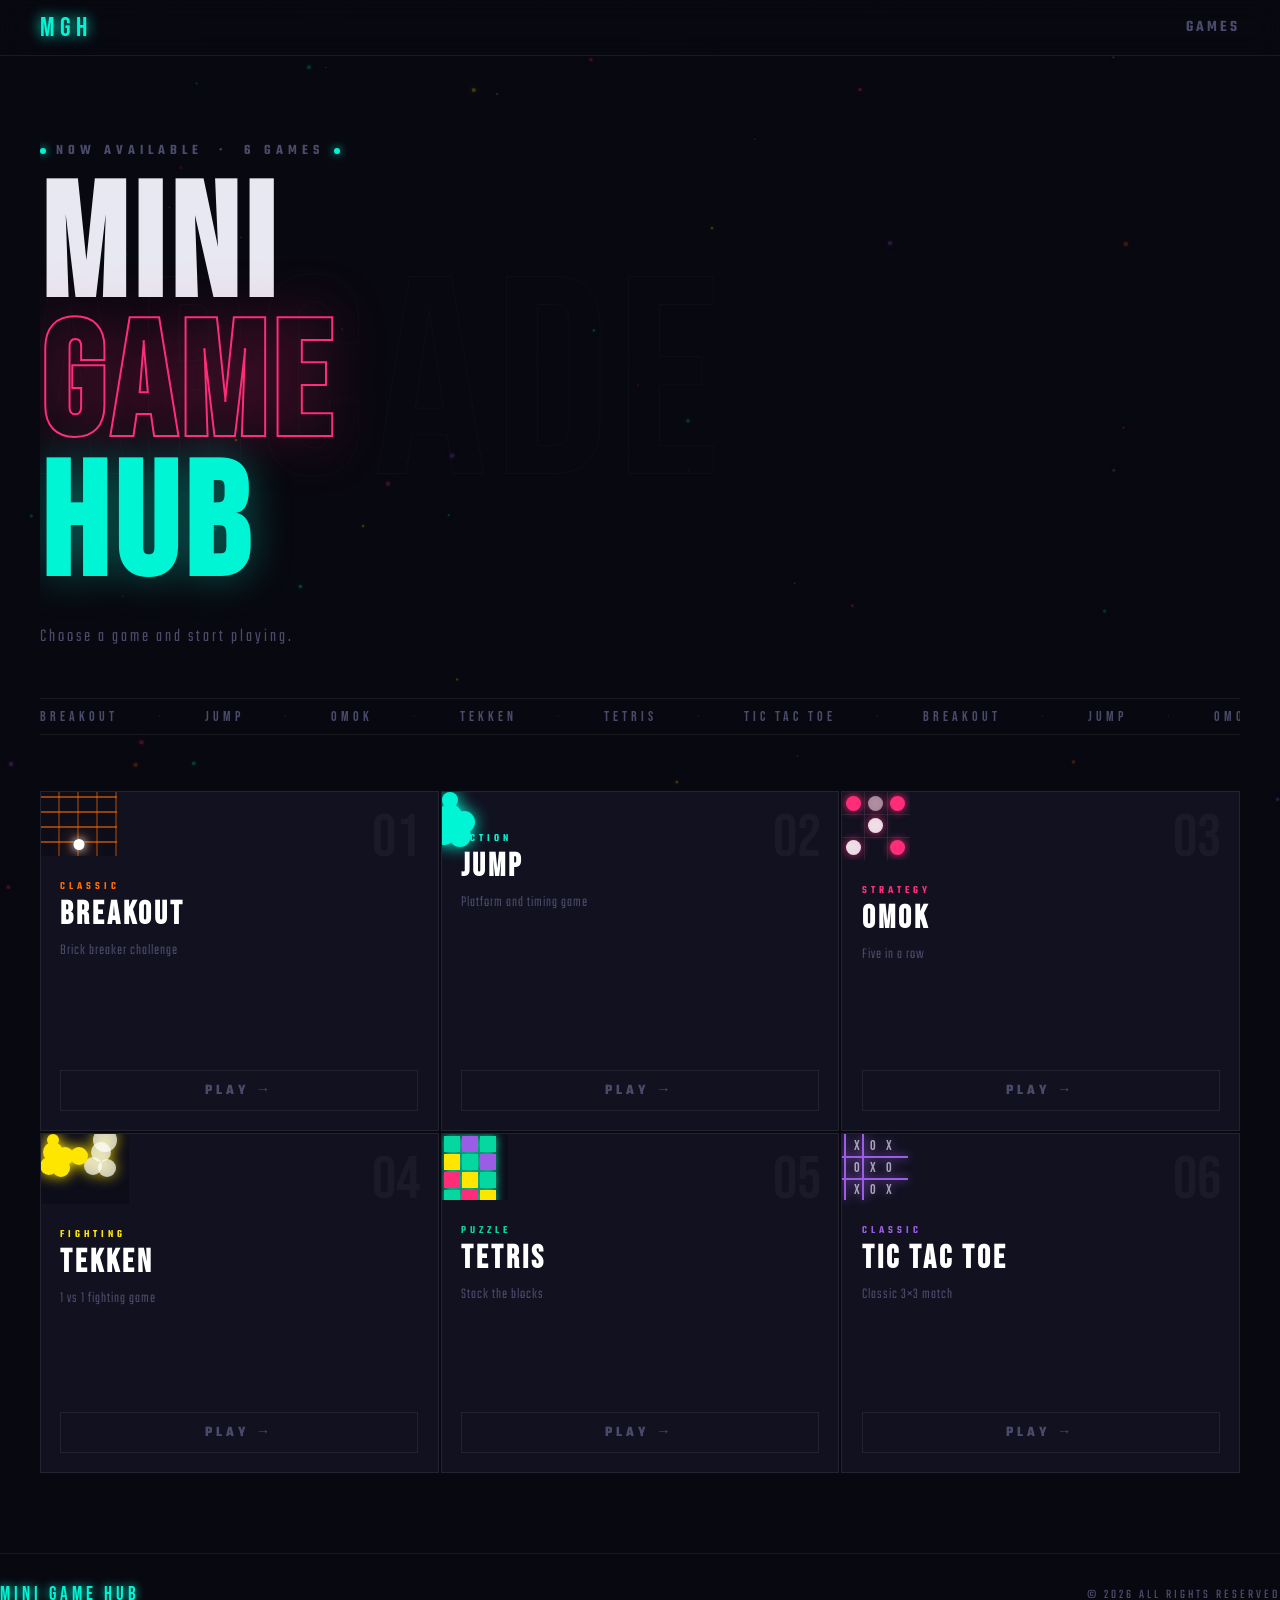
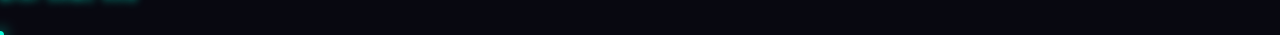
<file: index.html>
<!DOCTYPE html>
<html lang="en">
<head>
  <meta charset="UTF-8" />
  <meta name="viewport" content="width=device-width, initial-scale=1.0" />
  <title>Mini Game Hub</title>
  <link rel="preconnect" href="https://fonts.googleapis.com" />
  <link href="https://fonts.googleapis.com/css2?family=Bebas+Neue&family=Teko:wght@300;400;600;700&family=Black+Han+Sans&display=swap" rel="stylesheet" />
  <link rel="stylesheet" href="style.css" />
</head>
<body>
 
  <canvas id="bg-canvas"></canvas>
 
  <nav class="nav">
    <span class="nav-logo">MGH</span>
    <ul class="nav-links">
      <li><a href="#">GAMES</a></li>
    </ul>
  </nav>
 
  <div class="page">
 
    <header class="hero">
      <div class="hero-bg-text" aria-hidden="true">ARCADE</div>
      <div class="hero-eyebrow">
        <span class="dot"></span>
        NOW AVAILABLE &nbsp;·&nbsp; 6 GAMES
        <span class="dot"></span>
      </div>
      <h1 class="hero-title">
        <span class="t1">MINI</span>
        <span class="t2">GAME</span>
        <span class="t3">HUB</span>
      </h1>
      <p class="hero-sub">Choose a game and start playing.</p>
    </header>
 
    <div class="ticker" aria-hidden="true">
      <div class="ticker-track">
        <span>BREAKOUT</span><span class="sep">·</span>
        <span>JUMP</span><span class="sep">·</span>
        <span>OMOK</span><span class="sep">·</span>
        <span>TEKKEN</span><span class="sep">·</span>
        <span>TETRIS</span><span class="sep">·</span>
        <span>TIC TAC TOE</span><span class="sep">·</span>
        <span>BREAKOUT</span><span class="sep">·</span>
        <span>JUMP</span><span class="sep">·</span>
        <span>OMOK</span><span class="sep">·</span>
        <span>TEKKEN</span><span class="sep">·</span>
        <span>TETRIS</span><span class="sep">·</span>
        <span>TIC TAC TOE</span><span class="sep">·</span>
      </div>
    </div>
 
    <main class="games-grid">
 
      <a class="game-card" href="games/breakOut/index.html" data-color="#ff6b00">
        <div class="card-index">01</div>
        <div class="card-art breakout-art"></div>
        <div class="card-body">
          <span class="card-tag">CLASSIC</span>
          <h2 class="card-title">BreakOut</h2>
          <p class="card-desc">Brick breaker challenge</p>
        </div>
        <div class="card-arrow">PLAY →</div>
        <div class="card-glow"></div>
      </a>
 
      <a class="game-card" href="games/jump/index.html" data-color="#00f5d4">
        <div class="card-index">02</div>
        <div class="card-art jump-art"></div>
        <div class="card-body">
          <span class="card-tag">ACTION</span>
          <h2 class="card-title">Jump</h2>
          <p class="card-desc">Platform and timing game</p>
        </div>
        <div class="card-arrow">PLAY →</div>
        <div class="card-glow"></div>
      </a>
 
      <a class="game-card" href="games/omok/index.html" data-color="#ff2d78">
        <div class="card-index">03</div>
        <div class="card-art omok-art"></div>
        <div class="card-body">
          <span class="card-tag">STRATEGY</span>
          <h2 class="card-title">Omok</h2>
          <p class="card-desc">Five in a row</p>
        </div>
        <div class="card-arrow">PLAY →</div>
        <div class="card-glow"></div>
      </a>
 
      <a class="game-card" href="games/tekken/index.html" data-color="#ffe600">
        <div class="card-index">04</div>
        <div class="card-art tekken-art"></div>
        <div class="card-body">
          <span class="card-tag">FIGHTING</span>
          <h2 class="card-title">Tekken</h2>
          <p class="card-desc">1 vs 1 fighting game</p>
        </div>
        <div class="card-arrow">PLAY →</div>
        <div class="card-glow"></div>
      </a>
 
      <a class="game-card" href="games/tetris/index.html" data-color="#06d6a0">
        <div class="card-index">05</div>
        <div class="card-art tetris-art"></div>
        <div class="card-body">
          <span class="card-tag">PUZZLE</span>
          <h2 class="card-title">Tetris</h2>
          <p class="card-desc">Stack the blocks</p>
        </div>
        <div class="card-arrow">PLAY →</div>
        <div class="card-glow"></div>
      </a>
 
      <a class="game-card" href="games/tictactoe/index.html" data-color="#9b5de5">
        <div class="card-index">06</div>
        <div class="card-art tictactoe-art"></div>
        <div class="card-body">
          <span class="card-tag">CLASSIC</span>
          <h2 class="card-title">Tic Tac Toe</h2>
          <p class="card-desc">Classic 3×3 match</p>
        </div>
        <div class="card-arrow">PLAY →</div>
        <div class="card-glow"></div>
      </a>
 
    </main>
  </div>
 
  <footer class="footer">
    <span class="footer-logo">MINI GAME HUB</span>
    <span class="footer-copy">© 2026 ALL RIGHTS RESERVED</span>
  </footer>
 
  <script src="main.js"></script>
</body>
</html>
</file>
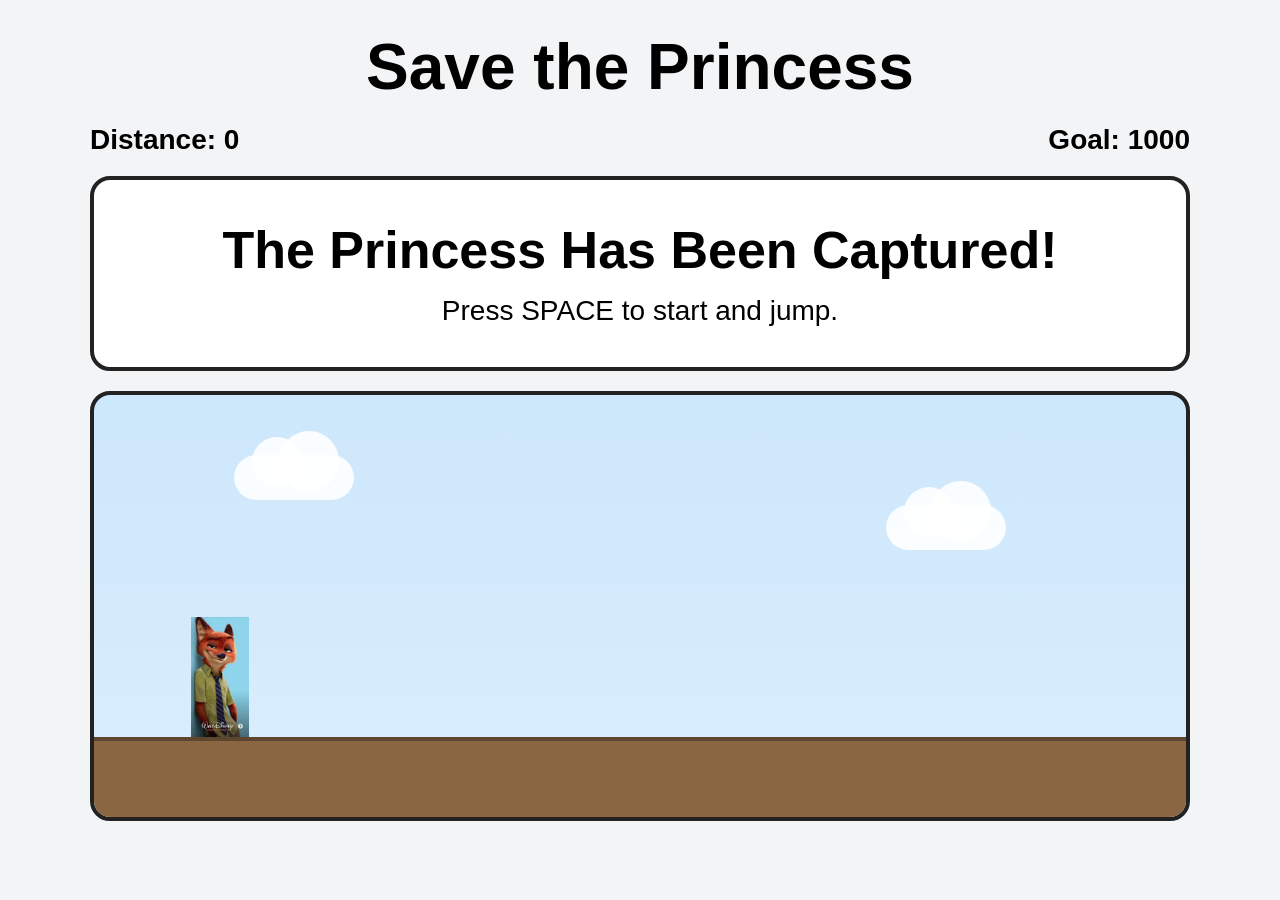
<file: mini game/index.html>
<!DOCTYPE html>
<html lang="en">
<head>
  <meta charset="UTF-8" />
  <meta name="viewport" content="width=device-width, initial-scale=1.0" />
  <title>Save the Princess</title>
  <link rel="stylesheet" href="style.css" />
</head>
<body>
  <div class="wrapper">
    <h1>Save the Princess</h1>

    <div class="hud">
      <div>Distance: <span id="score">0</span></div>
      <div>Goal: <span id="goal">1000</span></div>
    </div>

    <div id="message" class="message">
      <h2>The Princess Has Been Captured!</h2>
      <p>Press SPACE to start and jump.</p>
    </div>

    <div id="game" class="game">
      <div class="sky"></div>
      <div class="cloud cloud1"></div>
      <div class="cloud cloud2"></div>

      <div id="castle" class="castle hidden"></div>
      <div id="princess" class="princess hidden"></div>
      <div id="player" class="player"></div>

      <div class="ground"></div>
    </div>

    <button id="restartBtn" class="restart-btn">Restart</button>
  </div>

  <script src="script.js"></script>
</body>
</html>
</file>
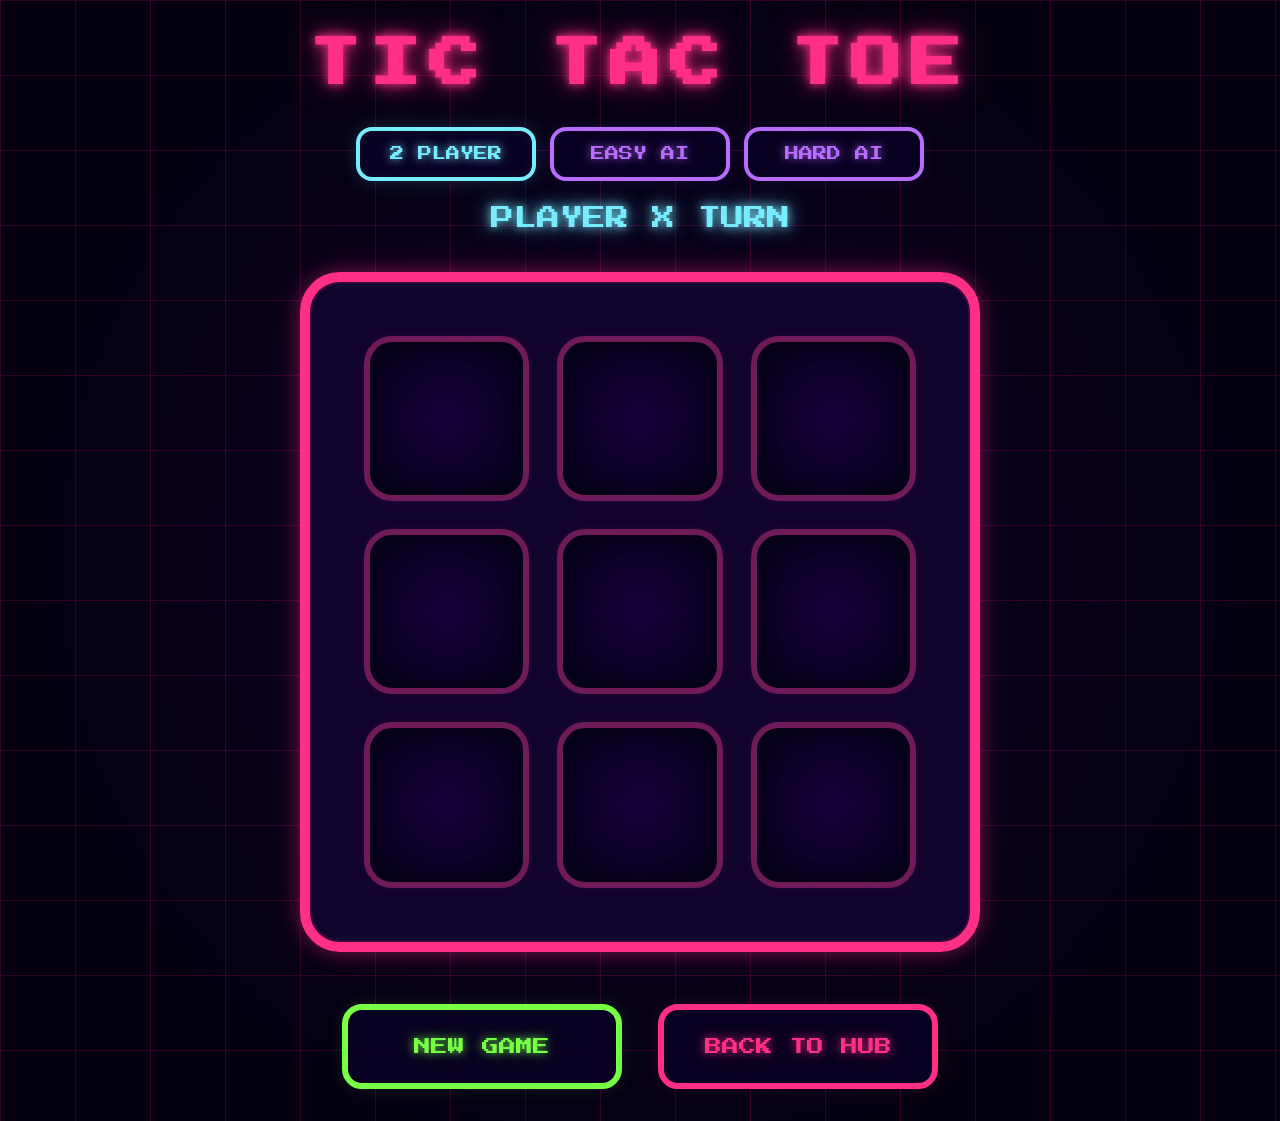
<file: tic tac toe/index.html>
<!DOCTYPE html>
<html lang="en">
<head>
  <meta charset="UTF-8" />
  <meta name="viewport" content="width=device-width, initial-scale=1.0" />
  <title>Tic Tac Toe</title>
  <link rel="stylesheet" href="style.css" />
</head>
<body>
  <main class="game-page">
    <h1 class="title">TIC TAC TOE</h1>

    <div class="mode-panel">
      <button class="mode-btn active" data-mode="two-player">2 PLAYER</button>
      <button class="mode-btn" data-mode="easy-ai">EASY AI</button>
      <button class="mode-btn" data-mode="hard-ai">HARD AI</button>
    </div>

    <p id="status" class="status">PLAYER X TURN</p>

    <section class="board-frame">
      <div class="board" id="board">
        <button class="cell" data-index="0" aria-label="Cell 1"></button>
        <button class="cell" data-index="1" aria-label="Cell 2"></button>
        <button class="cell" data-index="2" aria-label="Cell 3"></button>
        <button class="cell" data-index="3" aria-label="Cell 4"></button>
        <button class="cell" data-index="4" aria-label="Cell 5"></button>
        <button class="cell" data-index="5" aria-label="Cell 6"></button>
        <button class="cell" data-index="6" aria-label="Cell 7"></button>
        <button class="cell" data-index="7" aria-label="Cell 8"></button>
        <button class="cell" data-index="8" aria-label="Cell 9"></button>
      </div>
    </section>

    <div class="button-row">
      <button id="restartBtn" class="ui-btn btn-green">NEW GAME</button>
      <button class="ui-btn btn-pink" onclick="goBackHub()">BACK TO HUB</button>
    </div>
  </main>

  <script src="script.js"></script>
</body>
</html>
</file>
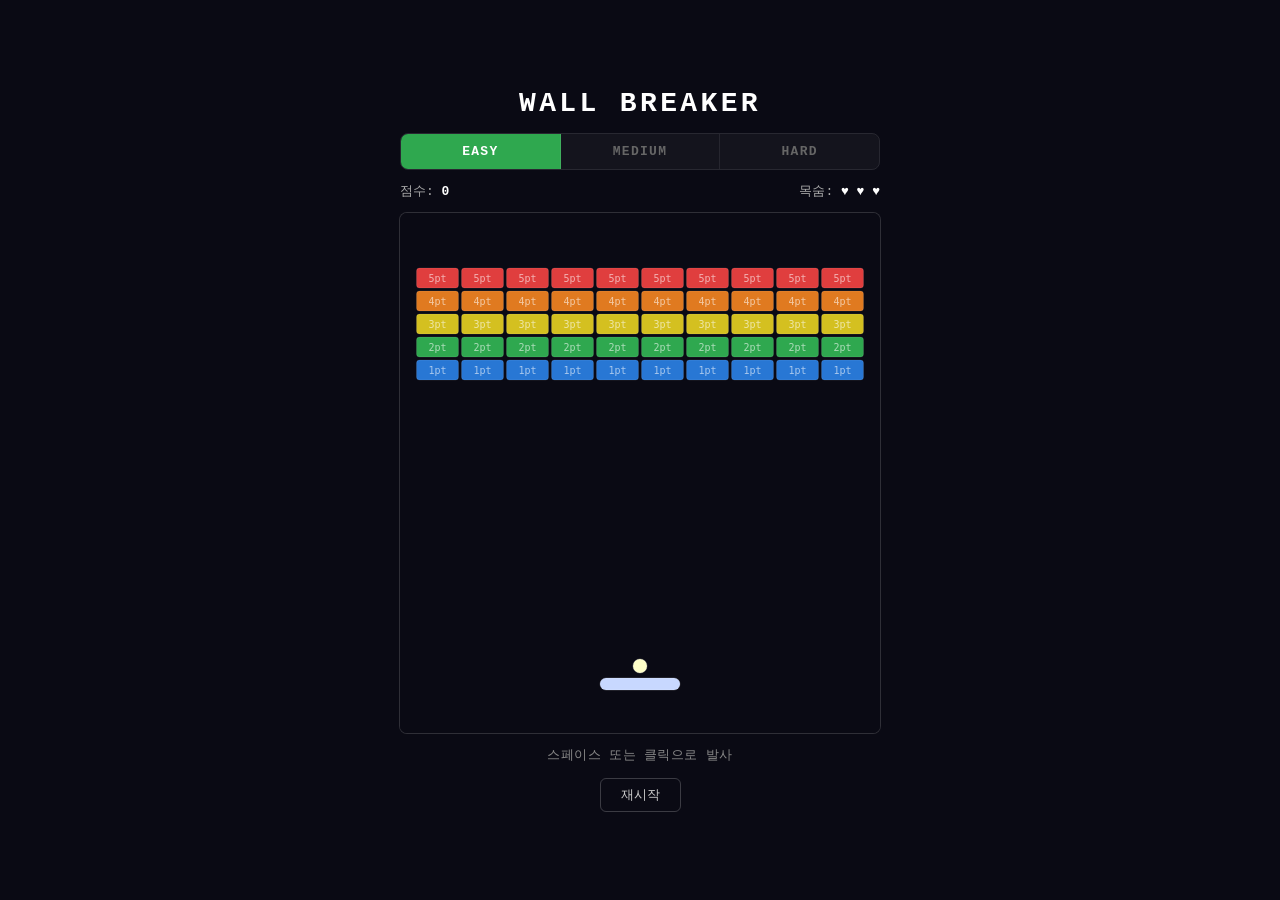
<file: games/breakOut/index.html>
<!DOCTYPE html>
<html lang="ko">
<head>
  <meta charset="UTF-8" />
  <meta name="viewport" content="width=device-width, initial-scale=1.0"/>
  <title>Wall Breaker</title>
  <link rel="stylesheet" href="style.css" />
</head>
<body>

  <div id="wb-wrap">

    <h1 id="wb-title">WALL BREAKER</h1>

    <!-- ── 모드 탭 ── -->
    <div id="wb-mode-tabs">
      <button class="wb-tab active easy"   onclick="WB.startMode('easy')">EASY</button>
      <button class="wb-tab medium"        onclick="WB.startMode('medium')">MEDIUM</button>
      <button class="wb-tab hard"          onclick="WB.startMode('hard')">HARD</button>
    </div>

    <!-- ── HUD ── -->
    <div id="wb-hud">
      <span>점수: <b id="wb-score">0</b></span>
      
      <span>목숨: <b id="wb-lives">♥ ♥ ♥</b></span>
    </div>

    <canvas id="wb-canvas" width="480" height="520"></canvas>

    <div id="wb-msg"></div>

    <div id="wb-btns">
      <button class="wb-btn" onclick="WB.restart()">재시작</button>
    </div>

  </div>

  <script src="game.js"></script>
</body>
</html>
</file>
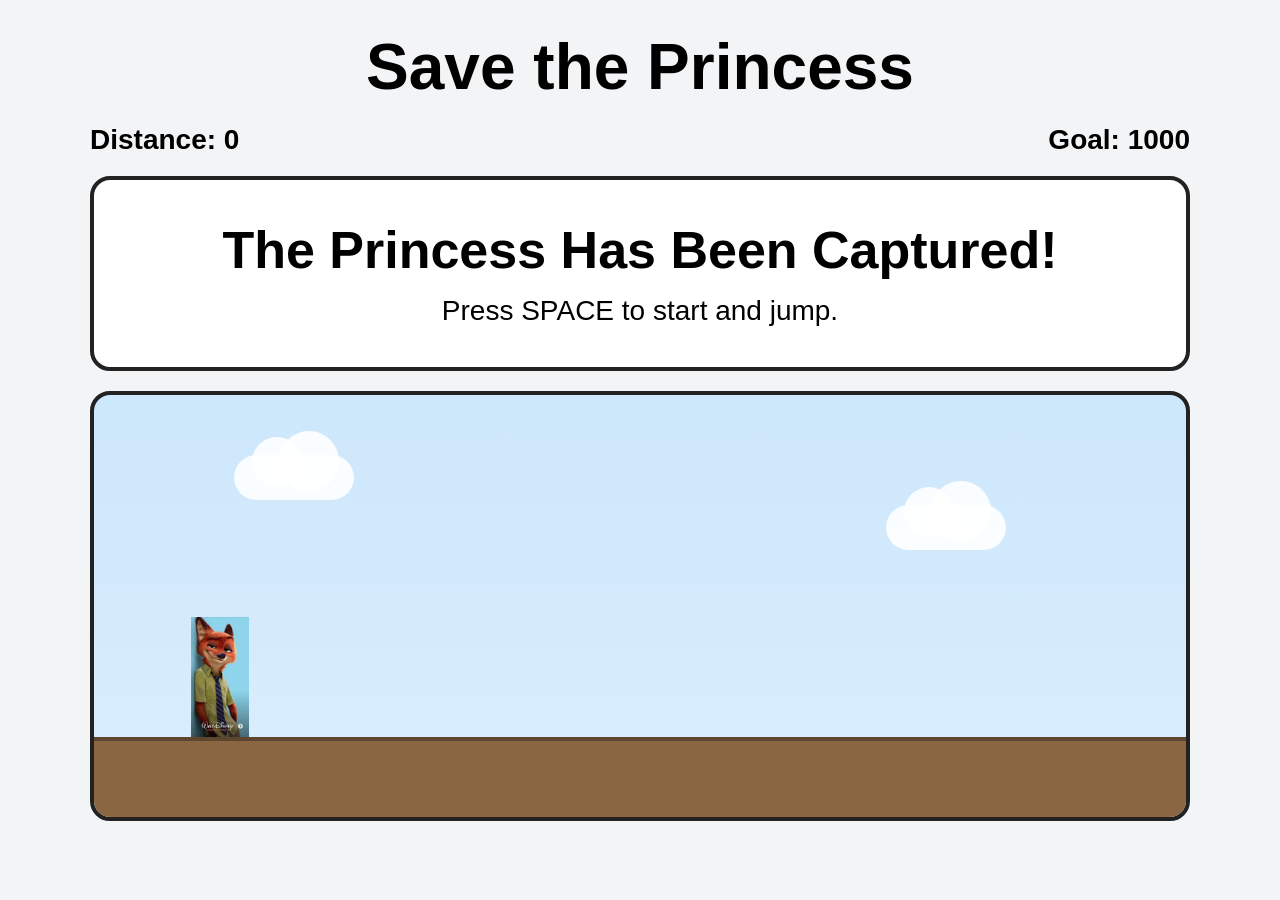
<file: games/jump/index.html>
<!DOCTYPE html>
<html lang="en">
<head>
  <meta charset="UTF-8" />
  <meta name="viewport" content="width=device-width, initial-scale=1.0" />
  <title>Save the Princess</title>
  <link rel="stylesheet" href="style.css" />
</head>
<body>
  <div class="wrapper">
    <h1>Save the Princess</h1>

    <div class="hud">
      <div>Distance: <span id="score">0</span></div>
      <div>Goal: <span id="goal">1000</span></div>
    </div>

    <div id="message" class="message">
      <h2>The Princess Has Been Captured!</h2>
      <p>Press SPACE to start and jump.</p>
    </div>

    <div id="game" class="game">
      <div class="sky"></div>
      <div class="cloud cloud1"></div>
      <div class="cloud cloud2"></div>

      <div id="castle" class="castle hidden"></div>
      <div id="princess" class="princess hidden"></div>
      <div id="player" class="player"></div>

      <div class="ground"></div>
    </div>

    <button id="restartBtn" class="restart-btn">Restart</button>
  </div>

  <script src="game.js"></script>
</body>
</html>
</file>
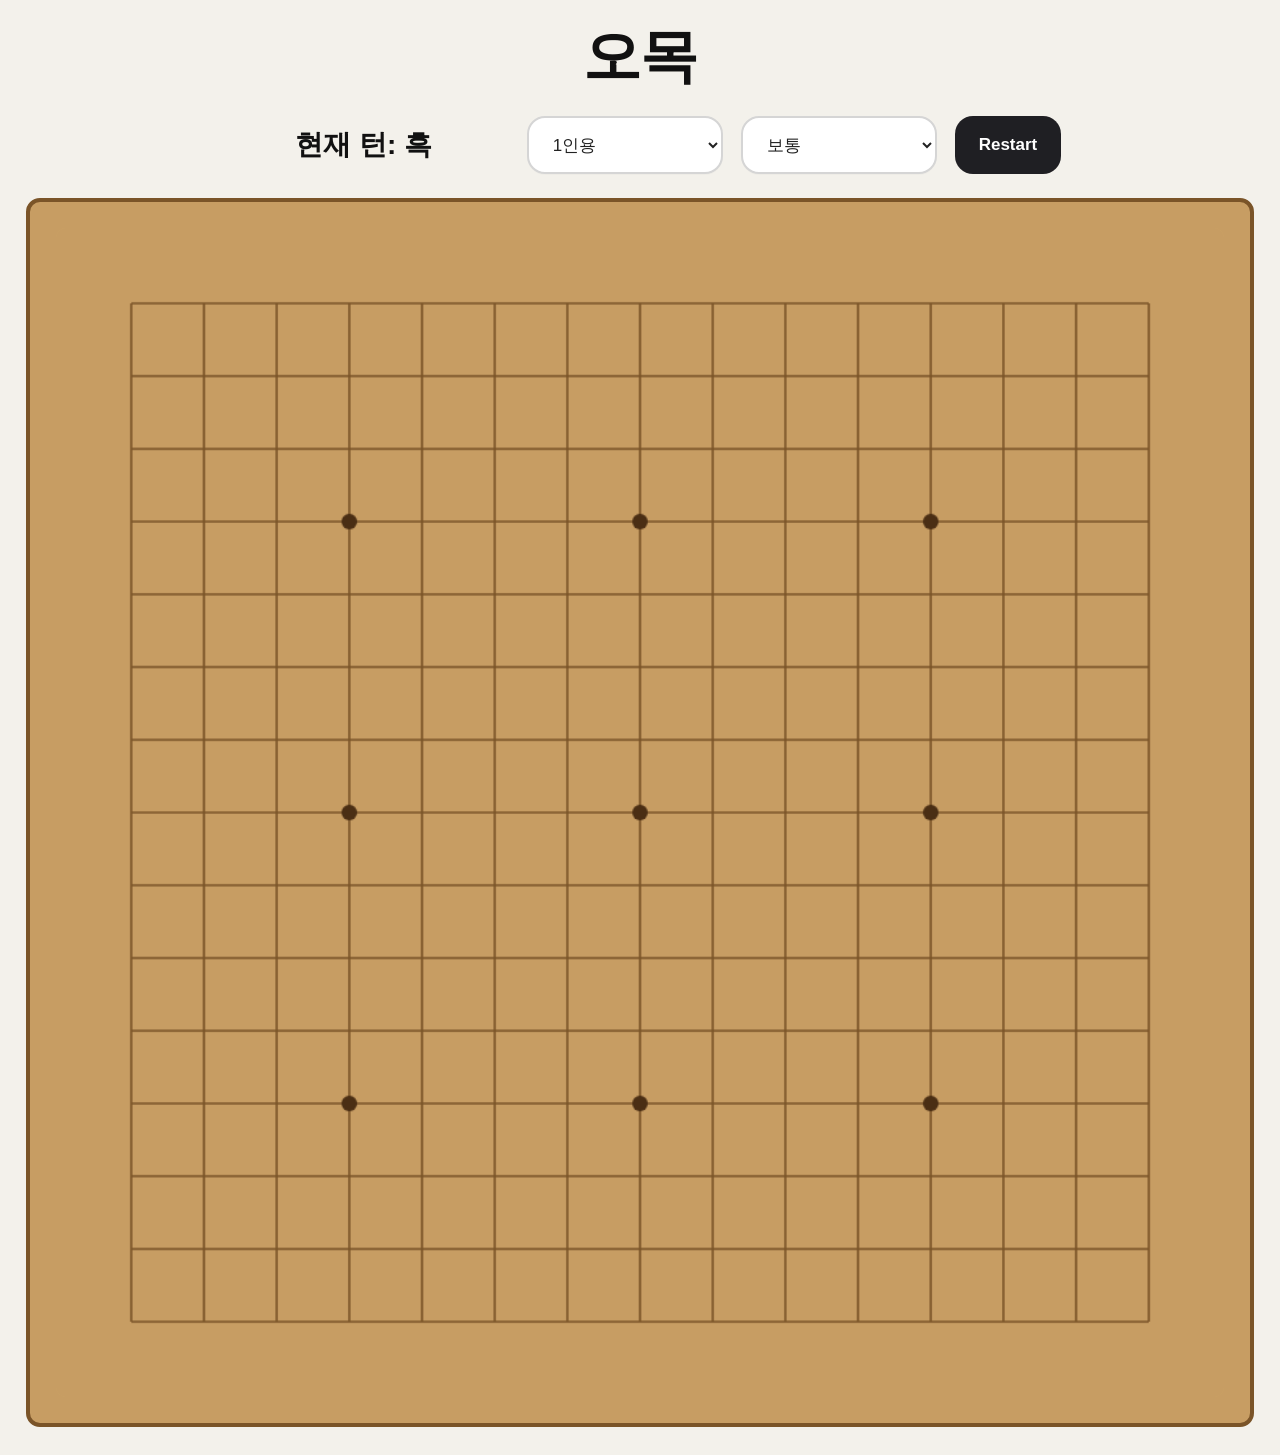
<file: games/omok/index.html>
<!DOCTYPE html>
<html lang="ko">
<head>
  <meta charset="UTF-8" />
  <meta name="viewport" content="width=device-width, initial-scale=1.0" />
  <title>오목</title>
  <link rel="stylesheet" href="style.css" />
</head>
<body>
  <main class="app">
    <h1 class="title">오목</h1>

    <div class="toolbar">
      <div class="status" id="status">현재 턴: 흑</div>

      <select id="modeSelect" class="control">
        <option value="ai">1인용</option>
        <option value="pvp">2인용</option>
      </select>

      <select id="levelSelect" class="control">
        <option value="easy">쉬움</option>
        <option value="normal" selected>보통</option>
      </select>

      <button id="resetBtn" class="reset-btn">Restart</button>
    </div>

    <section class="board-shell">
      <canvas id="board" width="900" height="900"></canvas>
    </section>
  </main>

  <script src="game.js"></script>
</body>
</html>
</file>
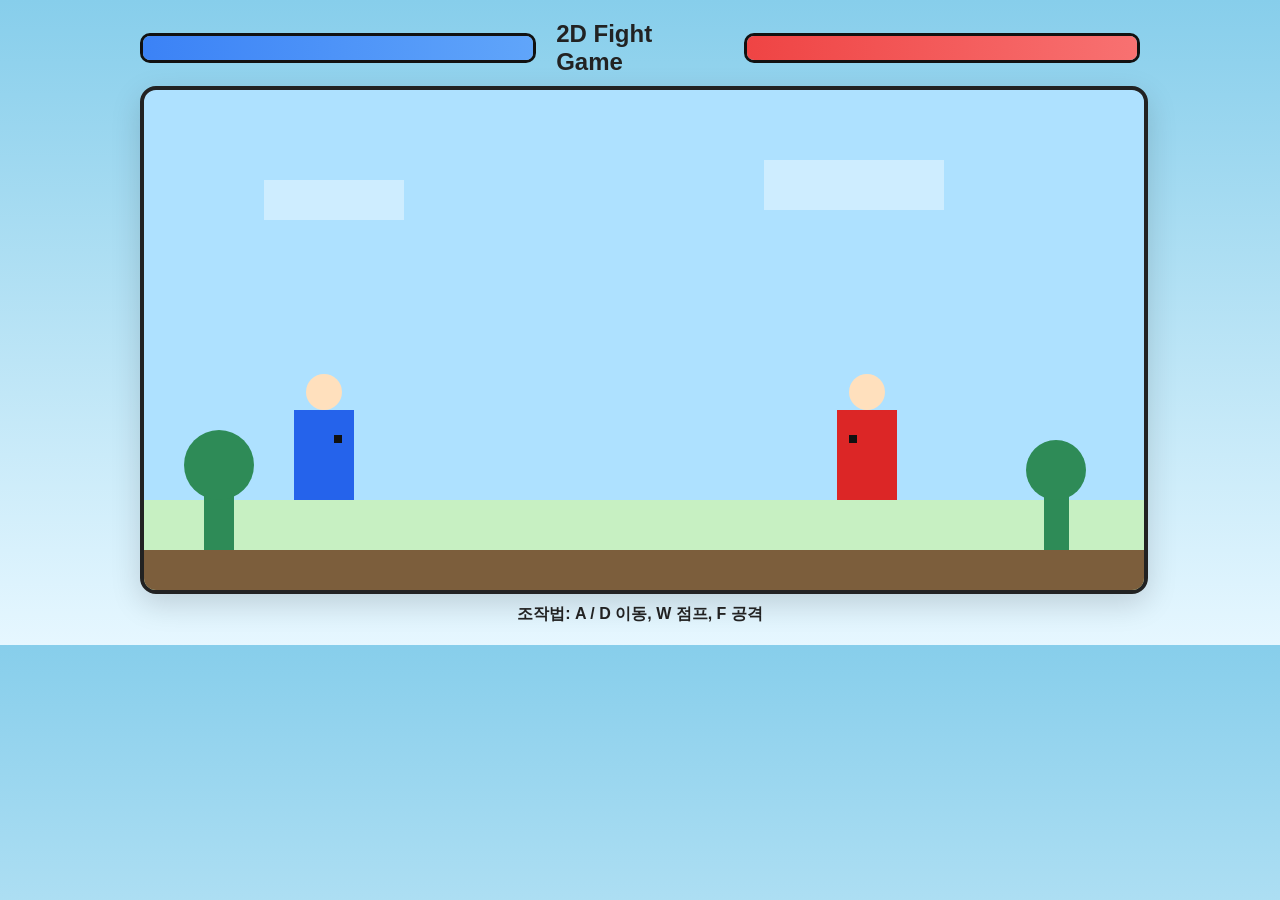
<file: games/tekken/index.html>
<!DOCTYPE html>
<html lang="ko">
<head>
  <meta charset="UTF-8" />
  <meta name="viewport" content="width=device-width, initial-scale=1.0" />
  <title>2D Fight Game</title>
  <link rel="stylesheet" href="style.css" />
</head>
<body>
  <div class="game-wrap">
    <div class="ui">
      <div class="hp-box">
        <div class="hp" id="playerHp"></div>
      </div>
      <div class="title">2D Fight Game</div>
      <div class="hp-box">
        <div class="hp" id="enemyHp"></div>
      </div>
    </div>

    <div class="message" id="message"></div>
    <button class="restart-btn" id="restartBtn">다시 시작</button>

    <canvas id="game" width="1000" height="500"></canvas>

    <div class="controls">
      조작법: A / D 이동, W 점프, F 공격
    </div>
  </div>

  <script src="game.js"></script>
</body>
</html>
</file>
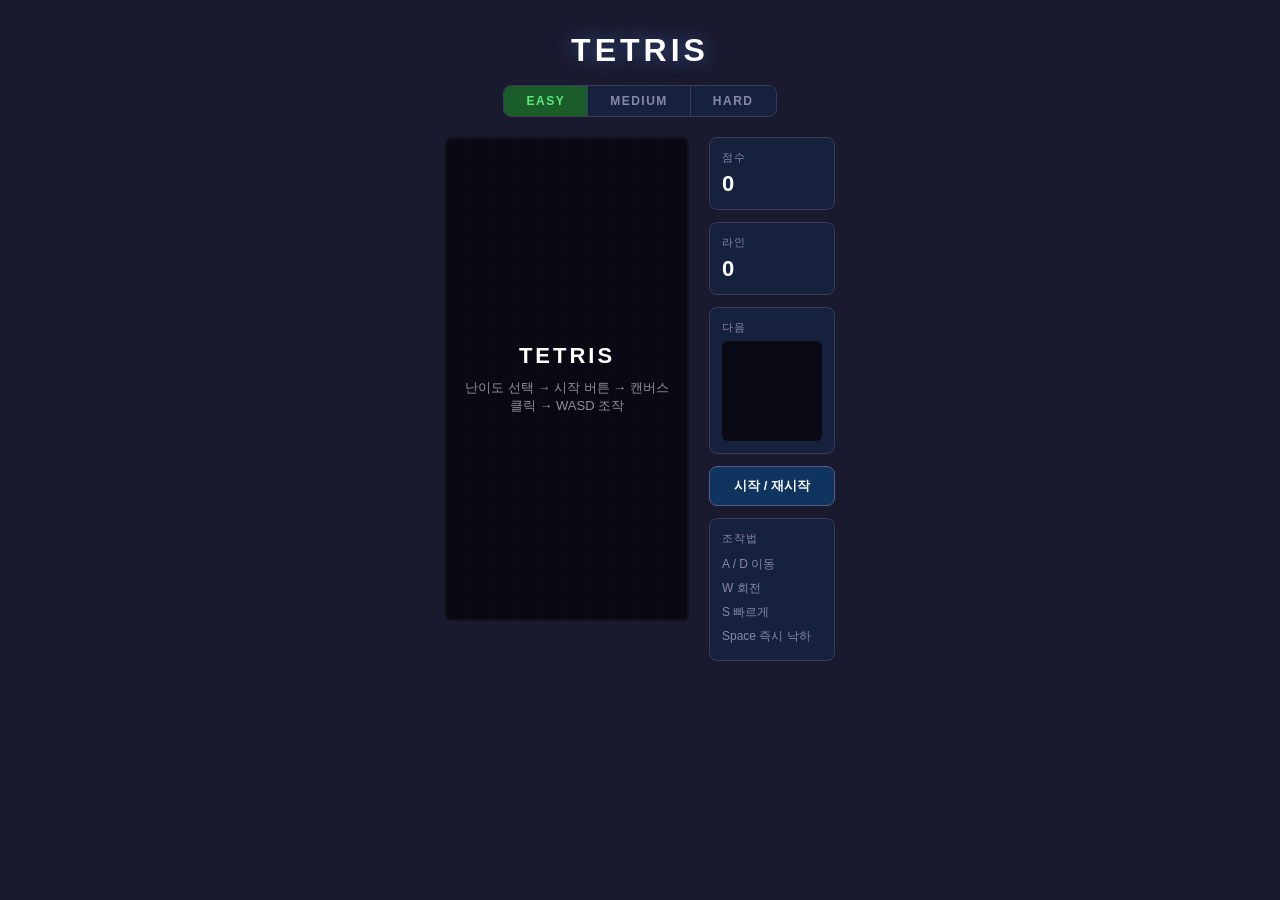
<file: games/tetris/index.html>
<!DOCTYPE html>
<html lang="ko">
<head>
  <meta charset="UTF-8" />
  <meta name="viewport" content="width=device-width, initial-scale=1.0" />
  <title>테트리스</title>
  <link rel="stylesheet" href="style.css" />
</head>
<body>
  <div id="app">
    <div id="title">TETRIS</div>

    <div id="difficulty-bar">
      <button class="diff-btn active" data-diff="easy">EASY</button>
      <button class="diff-btn" data-diff="medium">MEDIUM</button>
      <button class="diff-btn" data-diff="hard">HARD</button>
    </div>

    <div id="game-area">
      <div id="board-wrap">
        <canvas id="board" width="240" height="480"></canvas>
        <div id="overlay">
          <div id="overlay-title">TETRIS</div>
          <div id="overlay-sub">난이도 선택 → 시작 버튼 → 캔버스 클릭 → WASD 조작</div>
        </div>
      </div>
      <div id="side">
        <div class="panel">
          <div class="panel-label">점수</div>
          <div class="panel-value" id="score">0</div>
        </div>
        <div class="panel">
          <div class="panel-label">라인</div>
          <div class="panel-value" id="lines">0</div>
        </div>
        <div class="panel">
          <div class="panel-label">다음</div>
          <canvas id="next" width="100" height="100"></canvas>
        </div>
        <button id="btn-start">시작 / 재시작</button>
        <div class="panel">
          <div class="panel-label">조작법</div>
          <div id="controls-hint">
            A / D 이동<br />
            W 회전<br />
            S 빠르게<br />
            Space 즉시 낙하
          </div>
        </div>
      </div>
    </div>
  </div>
  <script src="game.js"></script>
</body>
</html>
</file>
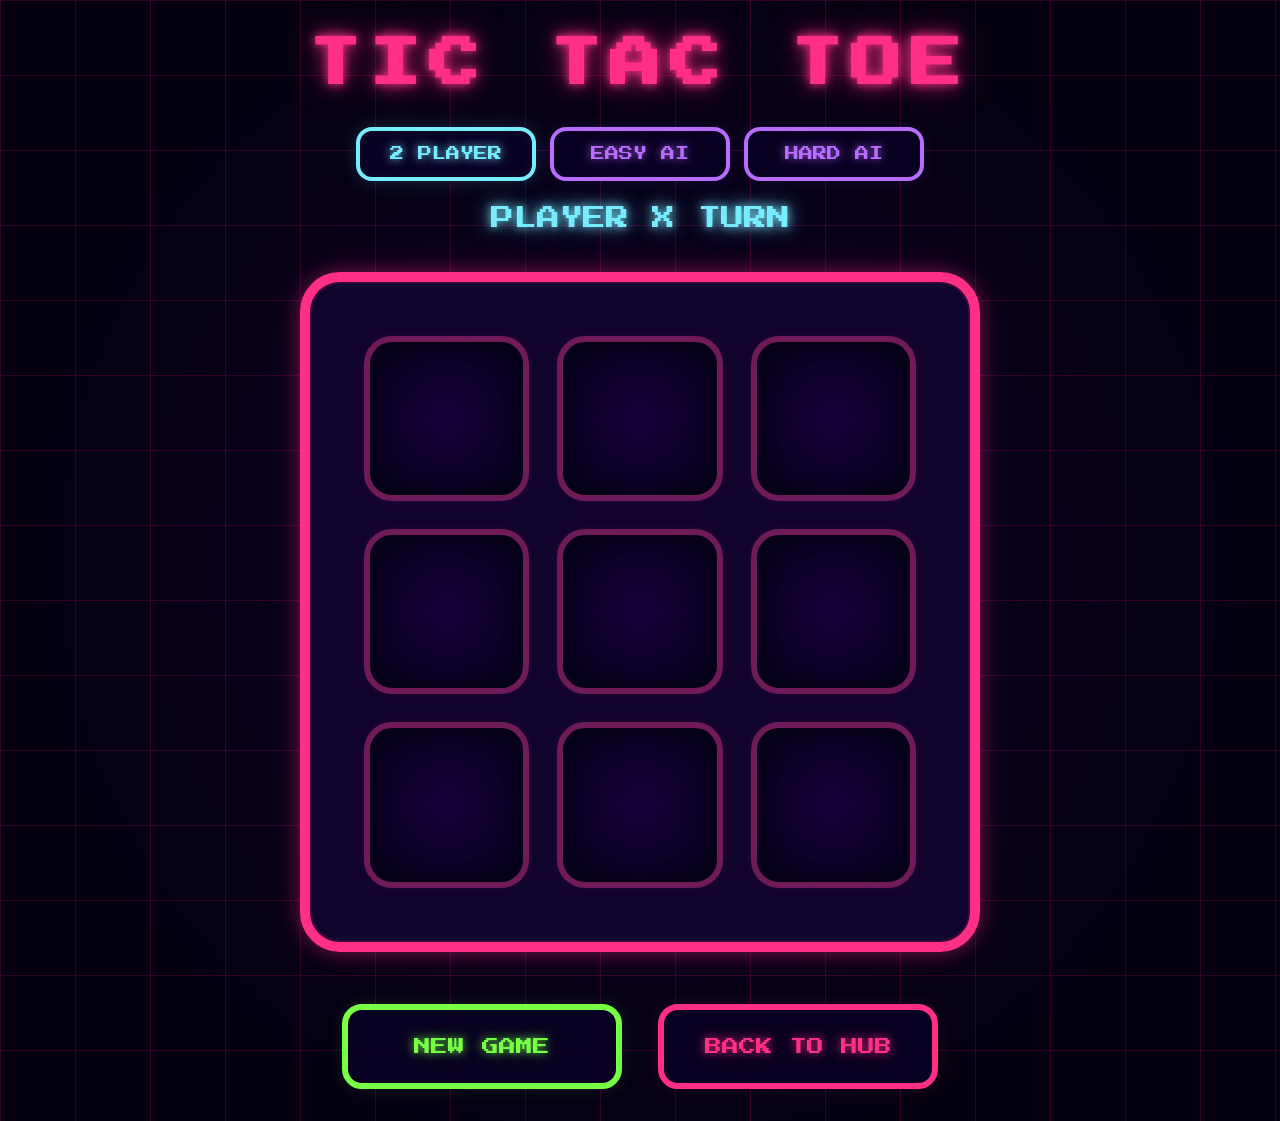
<file: games/tictactoe/index.html>
<!DOCTYPE html>
<html lang="en">
<head>
  <meta charset="UTF-8" />
  <meta name="viewport" content="width=device-width, initial-scale=1.0" />
  <title>Tic Tac Toe</title>
  <link rel="stylesheet" href="style.css" />
</head>
<body>
  <main class="game-page">
    <h1 class="title">TIC TAC TOE</h1>

    <div class="mode-panel">
      <button class="mode-btn active" data-mode="two-player">2 PLAYER</button>
      <button class="mode-btn" data-mode="easy-ai">EASY AI</button>
      <button class="mode-btn" data-mode="hard-ai">HARD AI</button>
    </div>

    <p id="status" class="status">PLAYER X TURN</p>

    <section class="board-frame">
      <div class="board" id="board">
        <button class="cell" data-index="0" aria-label="Cell 1"></button>
        <button class="cell" data-index="1" aria-label="Cell 2"></button>
        <button class="cell" data-index="2" aria-label="Cell 3"></button>
        <button class="cell" data-index="3" aria-label="Cell 4"></button>
        <button class="cell" data-index="4" aria-label="Cell 5"></button>
        <button class="cell" data-index="5" aria-label="Cell 6"></button>
        <button class="cell" data-index="6" aria-label="Cell 7"></button>
        <button class="cell" data-index="7" aria-label="Cell 8"></button>
        <button class="cell" data-index="8" aria-label="Cell 9"></button>
      </div>
    </section>

    <div class="button-row">
      <button id="restartBtn" class="ui-btn btn-green">NEW GAME</button>
      <button class="ui-btn btn-pink" onclick="goBackHub()">BACK TO HUB</button>
    </div>
  </main>

  <script src="game.js"></script>
</body>
</html>
</file>
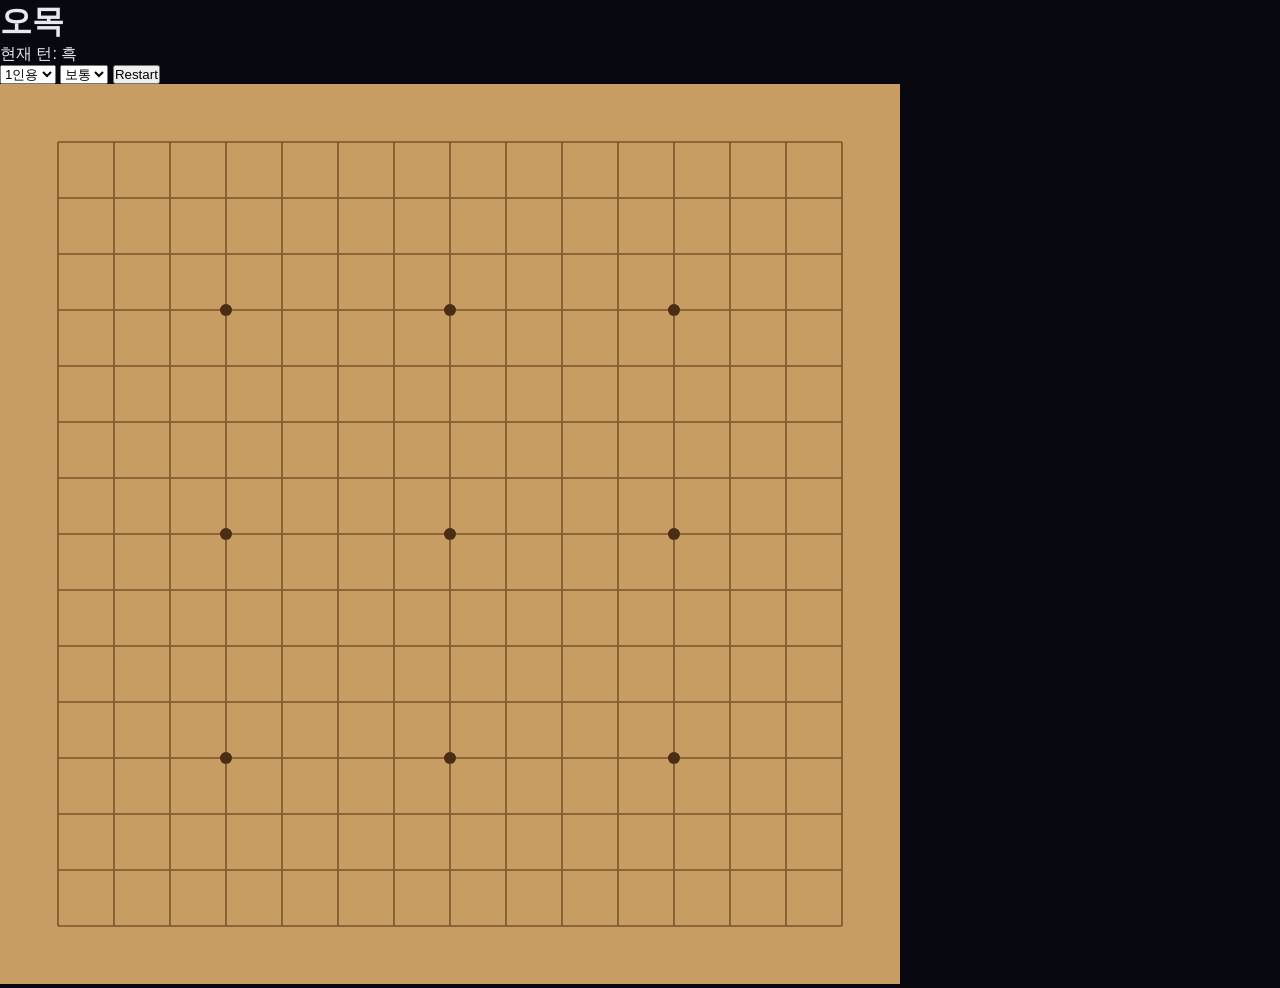
<file: html.html>
<!DOCTYPE html>
<html lang="ko">
<head>
  <meta charset="UTF-8" />
  <meta name="viewport" content="width=device-width, initial-scale=1.0" />
  <title>오목</title>
  <link rel="stylesheet" href="style.css" />
</head>
<body>
  <main class="app">
    <h1 class="title">오목</h1>

    <div class="toolbar">
      <div class="status" id="status">현재 턴: 흑</div>

      <select id="modeSelect" class="control">
        <option value="ai">1인용</option>
        <option value="pvp">2인용</option>
      </select>

      <select id="levelSelect" class="control">
        <option value="easy">쉬움</option>
        <option value="normal" selected>보통</option>
      </select>

      <button id="resetBtn" class="reset-btn">Restart</button>
    </div>

    <section class="board-shell">
      <canvas id="board" width="900" height="900"></canvas>
    </section>
  </main>

  <script src="script.js"></script>
</body>
</html>
</file>
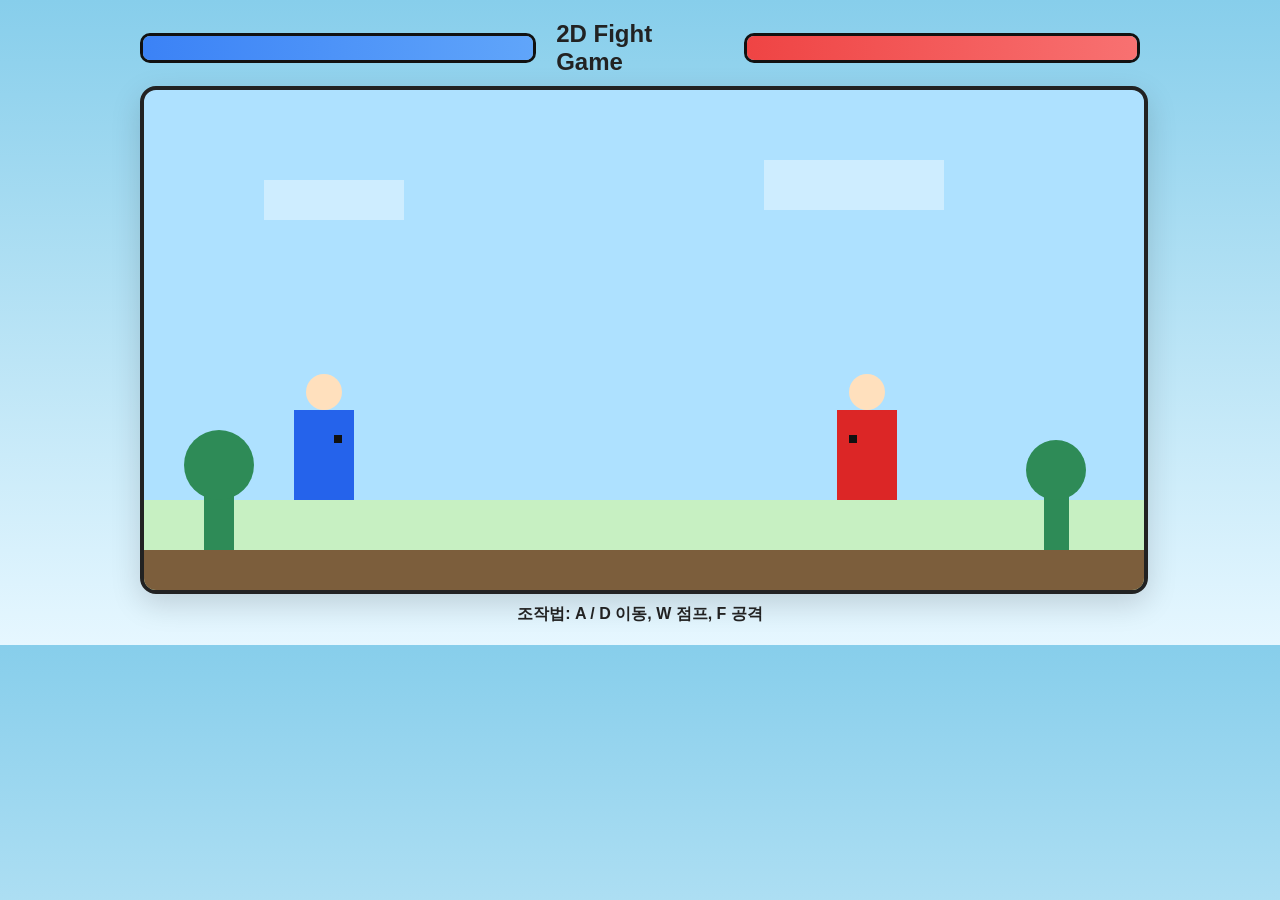
<file: mini game/indexx.html>
<!DOCTYPE html>
<html lang="ko">
<head>
  <meta charset="UTF-8" />
  <meta name="viewport" content="width=device-width, initial-scale=1.0" />
  <title>2D Fight Game</title>
  <style>
    * {
      box-sizing: border-box;
      margin: 0;
      padding: 0;
    }

    body {
      background: linear-gradient(to bottom, #87ceeb, #e6f7ff);
      font-family: Arial, sans-serif;
      overflow: hidden;
    }

    .game-wrap {
      width: 1000px;
      margin: 20px auto;
      position: relative;
    }

    .ui {
      display: flex;
      justify-content: space-between;
      align-items: center;
      margin-bottom: 10px;
      gap: 20px;
    }

    .hp-box {
      width: 40%;
      height: 30px;
      background: #333;
      border: 3px solid #111;
      border-radius: 10px;
      overflow: hidden;
    }

    .hp {
      height: 100%;
      width: 100%;
      transition: width 0.15s;
    }

    #playerHp {
      background: linear-gradient(to right, #3b82f6, #60a5fa);
    }

    #enemyHp {
      background: linear-gradient(to right, #ef4444, #f87171);
    }

    .title {
      font-size: 24px;
      font-weight: bold;
      color: #222;
    }

    canvas {
      display: block;
      background: linear-gradient(to top, #c7f0c2 0 18%, #aee1ff 18% 100%);
      border: 4px solid #222;
      border-radius: 16px;
      box-shadow: 0 10px 30px rgba(0,0,0,0.15);
    }

    .controls {
      margin-top: 10px;
      text-align: center;
      color: #222;
      font-size: 16px;
      font-weight: 600;
    }

    .message {
      position: absolute;
      top: 90px;
      left: 50%;
      transform: translateX(-50%);
      font-size: 42px;
      font-weight: bold;
      color: #111;
      background: rgba(255,255,255,0.85);
      padding: 16px 28px;
      border-radius: 20px;
      border: 3px solid #222;
      display: none;
      z-index: 10;
    }

    .restart-btn {
      position: absolute;
      top: 180px;
      left: 50%;
      transform: translateX(-50%);
      padding: 12px 24px;
      font-size: 18px;
      font-weight: bold;
      border: none;
      border-radius: 12px;
      background: #222;
      color: white;
      cursor: pointer;
      display: none;
      z-index: 10;
    }

    .restart-btn:hover {
      background: #444;
    }
  </style>
</head>
<body>
  <div class="game-wrap">
    <div class="ui">
      <div class="hp-box">
        <div class="hp" id="playerHp"></div>
      </div>
      <div class="title">2D Fight Game</div>
      <div class="hp-box">
        <div class="hp" id="enemyHp"></div>
      </div>
    </div>

    <div class="message" id="message"></div>
    <button class="restart-btn" id="restartBtn">다시 시작</button>

    <canvas id="game" width="1000" height="500"></canvas>

    <div class="controls">
      조작법: A / D 이동, W 점프, F 공격
    </div>
  </div>

  <script>
    const canvas = document.getElementById("game");
    const ctx = canvas.getContext("2d");

    const gravity = 0.8;
    const groundY = 410;

    const keys = {
      a: false,
      d: false,
      w: false,
      f: false
    };

    let gameOver = false;

    function createFighter(x, color, direction) {
      return {
        x,
        y: groundY,
        width: 60,
        height: 90,
        color,
        vx: 0,
        vy: 0,
        speed: 5,
        jumpPower: 16,
        hp: 100,
        isJumping: false,
        isAttacking: false,
        attackCooldown: 0,
        attackDuration: 0,
        facing: direction,
        hitFlash: 0
      };
    }

    let player = createFighter(150, "#2563eb", "right");
    let enemy = createFighter(780, "#dc2626", "left");

    function resetGame() {
      player = createFighter(150, "#2563eb", "right");
      enemy = createFighter(780, "#dc2626", "left");
      gameOver = false;
      document.getElementById("message").style.display = "none";
      document.getElementById("restartBtn").style.display = "none";
      updateHpBars();
      animate();
    }

    function updateHpBars() {
      document.getElementById("playerHp").style.width = player.hp + "%";
      document.getElementById("enemyHp").style.width = enemy.hp + "%";
    }

    function drawBackground() {
      ctx.fillStyle = "#7c5e3c";
      ctx.fillRect(0, 460, canvas.width, 40);

      ctx.fillStyle = "rgba(255,255,255,0.4)";
      ctx.fillRect(120, 90, 140, 40);
      ctx.fillRect(620, 70, 180, 50);

      ctx.fillStyle = "#2e8b57";
      ctx.fillRect(60, 390, 30, 70);
      ctx.beginPath();
      ctx.arc(75, 375, 35, 0, Math.PI * 2);
      ctx.fill();

      ctx.fillRect(900, 395, 25, 65);
      ctx.beginPath();
      ctx.arc(912, 380, 30, 0, Math.PI * 2);
      ctx.fill();
    }

    function drawFighter(fighter) {
      ctx.save();

      if (fighter.hitFlash > 0) {
        ctx.globalAlpha = 0.6;
      }

      ctx.fillStyle = fighter.color;
      ctx.fillRect(fighter.x, fighter.y - fighter.height, fighter.width, fighter.height);

      ctx.fillStyle = "#ffe0bd";
      ctx.beginPath();
      ctx.arc(fighter.x + fighter.width / 2, fighter.y - fighter.height - 18, 18, 0, Math.PI * 2);
      ctx.fill();

      ctx.fillStyle = "#111";
      if (fighter.facing === "right") {
        ctx.fillRect(fighter.x + 40, fighter.y - fighter.height + 25, 8, 8);
      } else {
        ctx.fillRect(fighter.x + 12, fighter.y - fighter.height + 25, 8, 8);
      }

      if (fighter.isAttacking) {
        ctx.fillStyle = "rgba(255, 215, 0, 0.8)";
        const attackBox = getAttackBox(fighter);
        ctx.fillRect(attackBox.x, attackBox.y, attackBox.width, attackBox.height);
      }

      ctx.restore();
    }

    function getAttackBox(fighter) {
      if (fighter.facing === "right") {
        return {
          x: fighter.x + fighter.width,
          y: fighter.y - fighter.height + 20,
          width: 35,
          height: 20
        };
      } else {
        return {
          x: fighter.x - 35,
          y: fighter.y - fighter.height + 20,
          width: 35,
          height: 20
        };
      }
    }

    function isColliding(rect1, rect2) {
      return (
        rect1.x < rect2.x + rect2.width &&
        rect1.x + rect1.width > rect2.x &&
        rect1.y < rect2.y + rect2.height &&
        rect1.y + rect1.height > rect2.y
      );
    }

    function fighterBodyBox(fighter) {
      return {
        x: fighter.x,
        y: fighter.y - fighter.height,
        width: fighter.width,
        height: fighter.height
      };
    }

    function attack(attacker, defender) {
      if (attacker.attackCooldown > 0 || attacker.isAttacking) return;

      attacker.isAttacking = true;
      attacker.attackDuration = 12;
      attacker.attackCooldown = 30;

      const attackBox = getAttackBox(attacker);
      const defenderBox = fighterBodyBox(defender);

      if (isColliding(attackBox, defenderBox)) {
        defender.hp -= 10;
        defender.hitFlash = 8;

        if (attacker.facing === "right") {
          defender.x += 20;
        } else {
          defender.x -= 20;
        }

        if (defender.hp < 0) defender.hp = 0;
        updateHpBars();
        checkWinner();
      }
    }

    function updatePlayer() {
      player.vx = 0;

      if (keys.a) {
        player.vx = -player.speed;
        player.facing = "left";
      }
      if (keys.d) {
        player.vx = player.speed;
        player.facing = "right";
      }
      if (keys.w && !player.isJumping) {
        player.vy = -player.jumpPower;
        player.isJumping = true;
      }

      player.x += player.vx;
      player.y += player.vy;
      player.vy += gravity;

      if (player.y >= groundY) {
        player.y = groundY;
        player.vy = 0;
        player.isJumping = false;
      }

      if (player.x < 0) player.x = 0;
      if (player.x + player.width > canvas.width) player.x = canvas.width - player.width;

      if (player.attackCooldown > 0) player.attackCooldown--;
      if (player.attackDuration > 0) {
        player.attackDuration--;
      } else {
        player.isAttacking = false;
      }

      if (player.hitFlash > 0) player.hitFlash--;
    }

    function updateEnemy() {
      const distance = player.x - enemy.x;

      enemy.vx = 0;

      if (Math.abs(distance) > 80) {
        if (distance < 0) {
          enemy.vx = -3;
          enemy.facing = "left";
        } else {
          enemy.vx = 3;
          enemy.facing = "right";
        }
      } else {
        if (enemy.attackCooldown <= 0 && Math.random() < 0.05) {
          attack(enemy, player);
        }
      }

      if (Math.random() < 0.003 && !enemy.isJumping) {
        enemy.vy = -14;
        enemy.isJumping = true;
      }

      enemy.x += enemy.vx;
      enemy.y += enemy.vy;
      enemy.vy += gravity;

      if (enemy.y >= groundY) {
        enemy.y = groundY;
        enemy.vy = 0;
        enemy.isJumping = false;
      }

      if (enemy.x < 0) enemy.x = 0;
      if (enemy.x + enemy.width > canvas.width) enemy.x = canvas.width - enemy.width;

      if (enemy.attackCooldown > 0) enemy.attackCooldown--;
      if (enemy.attackDuration > 0) {
        enemy.attackDuration--;
      } else {
        enemy.isAttacking = false;
      }

      if (enemy.hitFlash > 0) enemy.hitFlash--;
    }

    function checkWinner() {
      if (player.hp <= 0 || enemy.hp <= 0) {
        gameOver = true;
        const msg = document.getElementById("message");
        const restartBtn = document.getElementById("restartBtn");

        if (player.hp <= 0 && enemy.hp <= 0) {
          msg.textContent = "무승부!";
        } else if (enemy.hp <= 0) {
          msg.textContent = "플레이어 승리!";
        } else {
          msg.textContent = "컴퓨터 승리!";
        }

        msg.style.display = "block";
        restartBtn.style.display = "block";
      }
    }

    function draw() {
      ctx.clearRect(0, 0, canvas.width, canvas.height);
      drawBackground();
      drawFighter(player);
      drawFighter(enemy);
    }

    function animate() {
      if (gameOver) {
        draw();
        return;
      }

      updatePlayer();
      updateEnemy();
      draw();
      requestAnimationFrame(animate);
    }

    window.addEventListener("keydown", (e) => {
      const key = e.key.toLowerCase();

      if (key === "a") keys.a = true;
      if (key === "d") keys.d = true;
      if (key === "w") keys.w = true;

      if (key === "f") {
        attack(player, enemy);
      }
    });

    window.addEventListener("keyup", (e) => {
      const key = e.key.toLowerCase();

      if (key === "a") keys.a = false;
      if (key === "d") keys.d = false;
      if (key === "w") keys.w = false;
    });

    document.getElementById("restartBtn").addEventListener("click", () => {
      resetGame();
    });

    updateHpBars();
    animate();
  </script>
</body>
</html>
</file>
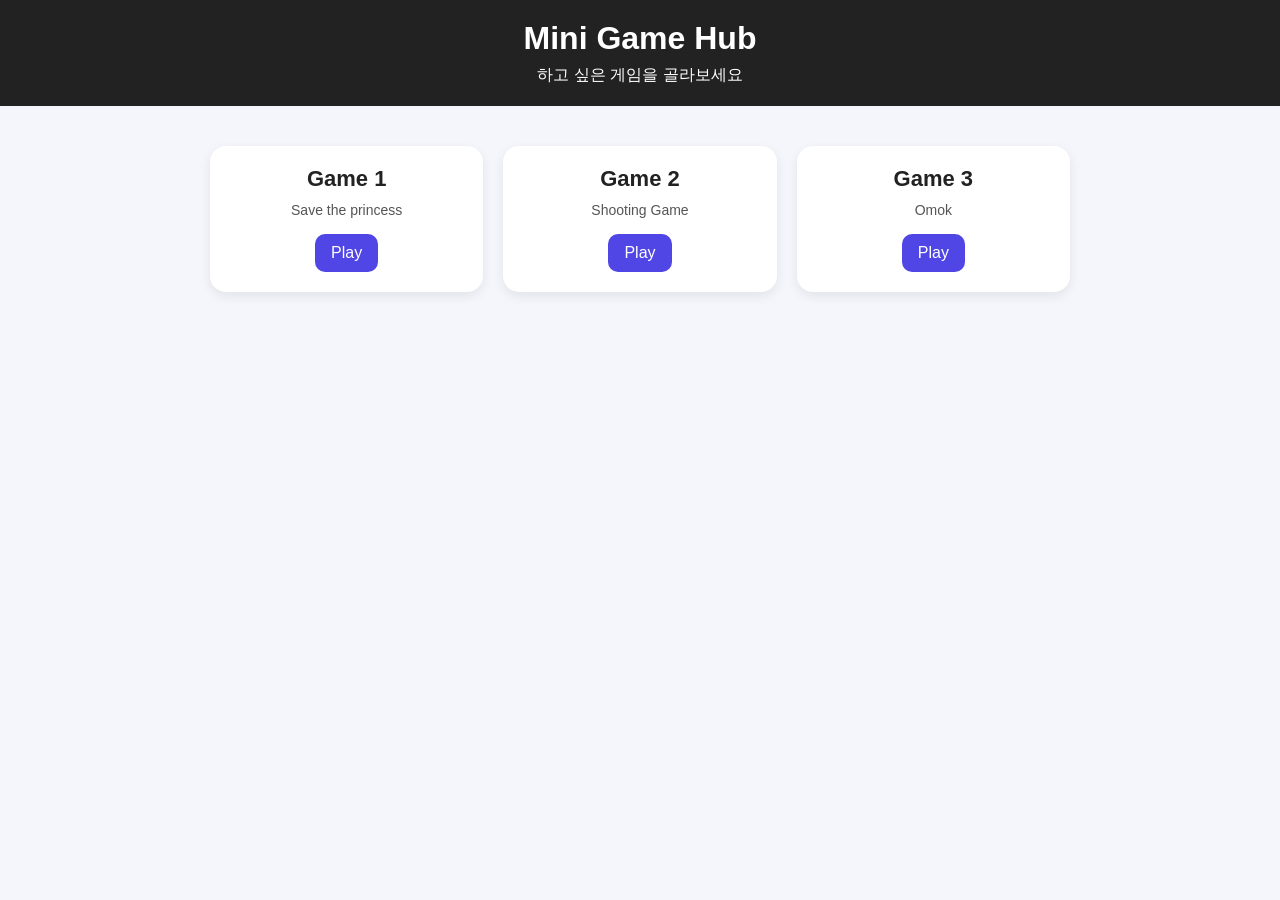
<file: mini game/minigame.html>
<!DOCTYPE html>
<html lang="ko">
<head>
  <meta charset="UTF-8" />
  <meta name="viewport" content="width=device-width, initial-scale=1.0" />
  <title>Mini Game Hub</title>
  <style>
    * {
      box-sizing: border-box;
      margin: 0;
      padding: 0;
      font-family: Arial, sans-serif;
    }

    body {
      background: #f4f6fb;
      color: #222;
    }

    header {
      background: #222;
      color: white;
      padding: 20px;
      text-align: center;
    }

    header h1 {
      font-size: 32px;
      margin-bottom: 8px;
    }

    header p {
      font-size: 16px;
    }

    .games {
      max-width: 900px;
      margin: 40px auto;
      display: grid;
      grid-template-columns: repeat(auto-fit, minmax(220px, 1fr));
      gap: 20px;
      padding: 0 20px;
    }

    .card {
      background: white;
      border-radius: 16px;
      padding: 20px;
      box-shadow: 0 4px 12px rgba(0,0,0,0.08);
      text-align: center;
    }

    .card h2 {
      margin-bottom: 10px;
      font-size: 22px;
    }

    .card p {
      font-size: 14px;
      color: #555;
      margin-bottom: 16px;
    }

    .card a {
      display: inline-block;
      padding: 10px 16px;
      background: #4f46e5;
      color: white;
      border-radius: 10px;
      text-decoration: none;
    }

    .card a:hover {
      background: #3730a3;
    }
  </style>
</head>
<body>
  <header>
    <h1>Mini Game Hub</h1>
    <p>하고 싶은 게임을 골라보세요</p>
  </header>

  <section class="games">
    <div class="card">
      <h2>Game 1</h2>
      <p>Save the princess</p>
      <a href="#">Play</a>
    </div>

    <div class="card">
      <h2>Game 2</h2>
      <p>Shooting Game</p>
      <a href="#">Play</a>
    </div>

    <div class="card">
      <h2>Game 3</h2>
      <p>Omok</p>
      <a href="#">Play</a>
    </div>
  </section>
</body>
</html>
</file>
<file: style.css>
/* ============================================================
   MINI GAME HUB — style.css
   ============================================================ */

   *, *::before, *::after {
    box-sizing: border-box;
    margin: 0;
    padding: 0;
  }
  
  :root {
    --bg:      #080810;
    --bg2:     #0d0d1a;
    --surface: #111120;
    --border:  rgba(255, 255, 255, 0.07);
  
    --cyan:    #00f5d4;
    --pink:    #ff2d78;
    --yellow:  #ffe600;
    --orange:  #ff6b00;
    --purple:  #9b5de5;
    --green:   #06d6a0;
  
    --text:    #e8e8f2;
    --muted:   #4a4a6a;
  
    --f-head:  'Bebas Neue', sans-serif;
    --f-ui:    'Teko', sans-serif;
    --f-ko:    'Black Han Sans', sans-serif;
  }
  
  html { scroll-behavior: smooth; }
  
  body {
    background: var(--bg);
    color: var(--text);
    font-family: var(--f-ui);
    overflow-x: hidden;
    cursor: crosshair;
    min-height: 100vh;
  }
  
  a { text-decoration: none; color: inherit; }
  ul { list-style: none; }
  
  /* ── CANVAS ── */
  #bg-canvas {
    position: fixed;
    inset: 0;
    z-index: 0;
    pointer-events: none;
    opacity: 0.45;
  }
  
  /* ── NAV ── */
  .nav {
    position: fixed;
    top: 0; left: 0; right: 0;
    z-index: 100;
    height: 56px;
    display: flex;
    align-items: center;
    gap: 2rem;
    padding: 0 2.5rem;
    background: rgba(8, 8, 16, 0.88);
    backdrop-filter: blur(12px);
    border-bottom: 1px solid var(--border);
  }
  
  .nav-logo {
    font-family: var(--f-head);
    font-size: 1.7rem;
    letter-spacing: 5px;
    color: var(--cyan);
    text-shadow: 0 0 14px var(--cyan);
  }
  
  .nav-links {
    display: flex;
    gap: 2.5rem;
    margin-left: auto;
  }
  
  .nav-links a {
    font-family: var(--f-ui);
    font-size: 1rem;
    font-weight: 600;
    letter-spacing: 3px;
    color: var(--muted);
    transition: color 0.2s;
  }
  
  .nav-links a:hover { color: var(--text); }
  
  /* ── PAGE WRAPPER ── */
  .page {
    position: relative;
    z-index: 1;
    width: min(1200px, 94vw);
    margin: 0 auto;
    padding: 80px 0 80px;
  }
  
  /* ── HERO ── */
  .hero {
    position: relative;
    padding: 60px 0 48px;
    overflow: hidden;
  }
  
  .hero-bg-text {
    position: absolute;
    top: 50%;
    left: -2%;
    transform: translateY(-50%);
    font-family: var(--f-head);
    font-size: clamp(7rem, 22vw, 18rem);
    color: transparent;
    -webkit-text-stroke: 1px rgba(255, 255, 255, 0.028);
    white-space: nowrap;
    pointer-events: none;
    user-select: none;
    letter-spacing: 8px;
  }
  
  .hero-eyebrow {
    display: flex;
    align-items: center;
    gap: 10px;
    font-family: var(--f-ui);
    font-size: 0.9rem;
    font-weight: 600;
    letter-spacing: 5px;
    color: var(--muted);
    margin-bottom: 1.2rem;
  }
  
  .dot {
    width: 6px;
    height: 6px;
    border-radius: 50%;
    background: var(--cyan);
    box-shadow: 0 0 8px var(--cyan);
    animation: blink 1.5s ease-in-out infinite;
  }
  
  @keyframes blink {
    0%, 100% { opacity: 1; }
    50%       { opacity: 0.15; }
  }
  
  .hero-title {
    display: flex;
    flex-direction: column;
    line-height: 0.87;
    margin-bottom: 1.6rem;
  }
  
  .hero-title .t1 {
    font-family: var(--f-head);
    font-size: clamp(3.8rem, 13vw, 10rem);
    letter-spacing: 6px;
    color: var(--text);
    animation: slide-in 0.65s cubic-bezier(0.22, 1, 0.36, 1) both;
  }
  
  .hero-title .t2 {
    font-family: var(--f-head);
    font-size: clamp(3.8rem, 13vw, 10rem);
    letter-spacing: 6px;
    color: transparent;
    -webkit-text-stroke: 2px var(--pink);
    text-shadow: 0 0 60px rgba(255, 45, 120, 0.25);
    animation: slide-in 0.65s 0.08s cubic-bezier(0.22, 1, 0.36, 1) both;
  }
  
  .hero-title .t3 {
    font-family: var(--f-head);
    font-size: clamp(3.8rem, 13vw, 10rem);
    letter-spacing: 6px;
    color: var(--cyan);
    text-shadow: 0 0 40px rgba(0, 245, 212, 0.35);
    animation: slide-in 0.65s 0.16s cubic-bezier(0.22, 1, 0.36, 1) both;
  }
  
  @keyframes slide-in {
    from { opacity: 0; transform: translateX(-30px); }
    to   { opacity: 1; transform: translateX(0); }
  }
  
  .hero-sub {
    font-family: var(--f-ui);
    font-size: 1.15rem;
    font-weight: 300;
    letter-spacing: 3px;
    color: var(--muted);
    animation: fade-up 0.8s 0.35s both;
  }
  
  @keyframes fade-up {
    from { opacity: 0; transform: translateY(16px); }
    to   { opacity: 1; transform: translateY(0); }
  }
  
  /* ── TICKER ── */
  .ticker {
    overflow: hidden;
    border-top: 1px solid var(--border);
    border-bottom: 1px solid var(--border);
    padding: 9px 0;
    margin-bottom: 56px;
  }
  
  .ticker-track {
    display: flex;
    gap: 2.5rem;
    white-space: nowrap;
    animation: ticker 20s linear infinite;
    font-family: var(--f-head);
    font-size: 0.9rem;
    letter-spacing: 4px;
  }
  
  .ticker-track span     { color: var(--muted); }
  .ticker-track span.sep { color: var(--muted); opacity: 0.3; }
  .ticker-track span:not(.sep):hover { color: var(--cyan); }
  
  @keyframes ticker {
    from { transform: translateX(0); }
    to   { transform: translateX(-50%); }
  }
  
  /* ── GAMES GRID ── */
  .games-grid {
    display: grid;
    grid-template-columns: repeat(3, 1fr);
    gap: 2px;
  }
  
  /* ── GAME CARD ── */
  .game-card {
    position: relative;
    display: flex;
    flex-direction: column;
    background: var(--surface);
    border: 1px solid var(--border);
    overflow: hidden;
    min-height: 340px;
    transition: z-index 0s;
    cursor: pointer;
  }
  
  /* top-edge accent line */
  .game-card::after {
    content: '';
    position: absolute;
    top: 0; left: 0; right: 0;
    height: 2px;
    background: var(--accent, #fff);
    box-shadow: 0 0 10px var(--accent, #fff);
    transform: scaleX(0);
    transform-origin: left;
    transition: transform 0.38s cubic-bezier(0.22, 1, 0.36, 1);
    z-index: 5;
  }
  
  .game-card:hover { z-index: 5; }
  .game-card:hover::after { transform: scaleX(1); }
  
  /* per-card accent via data-color → CSS custom prop set in JS */
  .game-card { --accent: #ffffff; }
  
  /* glow overlay */
  .card-glow {
    position: absolute;
    inset: 0;
    background: radial-gradient(ellipse at 50% 110%, var(--accent), transparent 65%);
    opacity: 0;
    transition: opacity 0.45s;
    pointer-events: none;
    z-index: 1;
  }
  
  .game-card:hover .card-glow { opacity: 0.14; }
  
  /* index number */
  .card-index {
    position: absolute;
    top: 1rem;
    right: 1.1rem;
    font-family: var(--f-head);
    font-size: 3.8rem;
    color: rgba(255, 255, 255, 0.04);
    line-height: 1;
    z-index: 2;
    pointer-events: none;
    transition: color 0.3s;
  }
  
  .game-card:hover .card-index { color: rgba(255, 255, 255, 0.07); }
  
  /* ── CSS ART ── */
  .card-art {
    height: 140px;
    display: flex;
    align-items: center;
    justify-content: center;
    background: var(--bg2);
    position: relative;
    z-index: 3;
    overflow: hidden;
    transition: background 0.3s;
  }
  
  .game-card:hover .card-art { background: var(--bg); }
  
  /* BREAKOUT — bouncing ball + bricks */
  .breakout-art {
    width: 76px;
    height: 64px;
    position: relative;
  }
  
  .breakout-art::before {
    content: '';
    position: absolute;
    inset: 0;
    background:
      repeating-linear-gradient(
        0deg, transparent, transparent 13px,
        rgba(255, 107, 0, 0.55) 13px, rgba(255, 107, 0, 0.55) 15px
      ),
      repeating-linear-gradient(
        90deg, transparent, transparent 17px,
        rgba(255, 107, 0, 0.35) 17px, rgba(255, 107, 0, 0.35) 19px
      );
  }
  
  .breakout-art::after {
    content: '';
    position: absolute;
    width: 11px;
    height: 11px;
    border-radius: 50%;
    background: #fff;
    box-shadow: 0 0 10px #fff, 0 0 22px #ff6b00;
    bottom: 6px;
    left: 50%;
    transform: translateX(-50%);
    animation: ball 0.72s ease-in-out infinite alternate;
  }
  
  @keyframes ball {
    from { transform: translateX(-50%) translateY(0); }
    to   { transform: translateX(-50%) translateY(-36px); }
  }
  
  /* JUMP — running stick */
  .jump-art {
    width: 16px;
    height: 16px;
    border-radius: 50%;
    background: var(--cyan);
    box-shadow:
      0px  16px 0 4px var(--cyan),
      -14px 22px 0 3px var(--cyan),
      14px  22px 0 3px var(--cyan),
      -6px  34px 0 3px var(--cyan),
      10px  36px 0 3px var(--cyan);
    filter: drop-shadow(0 0 8px var(--cyan));
    animation: jump-anim 0.7s ease-in-out infinite alternate;
  }
  
  @keyframes jump-anim {
    from { transform: translateY(0); }
    to   { transform: translateY(-18px); }
  }
  
  /* OMOK — grid + stones */
  .omok-art {
    width: 68px;
    height: 68px;
    position: relative;
    background:
      repeating-linear-gradient(0deg,   transparent, transparent 22px, rgba(255,255,255,0.08) 22px, rgba(255,255,255,0.08) 23px),
      repeating-linear-gradient(90deg,  transparent, transparent 22px, rgba(255,255,255,0.08) 22px, rgba(255,255,255,0.08) 23px);
  }
  
  .omok-art::before {
    content: '';
    position: absolute;
    width: 15px; height: 15px;
    border-radius: 50%;
    background: var(--pink);
    top: 4px; left: 4px;
    box-shadow:
      44px  0px  0 0 var(--pink),
      0px   44px 0 0 rgba(255,255,255,0.85),
      44px  44px 0 0 var(--pink),
      22px  22px 0 0 rgba(255,255,255,0.85),
      22px  0px  0 0 rgba(255,255,255,0.5);
    filter: drop-shadow(0 0 5px var(--pink));
  }
  
  /* TEKKEN — two fighters */
  .tekken-art {
    width: 88px;
    height: 70px;
    position: relative;
  }
  
  .tekken-art::before {
    content: '';
    position: absolute;
    width: 12px; height: 12px;
    border-radius: 50%;
    background: var(--yellow);
    top: 0; left: 6px;
    box-shadow:
      0px  12px 0 4px var(--yellow),
      12px 16px 0 3px var(--yellow),
      26px 16px 0 3px var(--yellow),
      -4px 26px 0 3px var(--yellow),
      8px  28px 0 3px var(--yellow),
      52px  0px 0 6px rgba(255,255,255,0.7),
      48px 12px 0 4px rgba(255,255,255,0.7),
      40px 26px 0 3px rgba(255,255,255,0.7),
      54px 28px 0 3px rgba(255,255,255,0.7);
    filter: drop-shadow(0 0 7px var(--yellow));
    animation: fight 0.85s ease-in-out infinite alternate;
  }
  
  @keyframes fight {
    from { transform: translateX(0); }
    to   { transform: translateX(5px); }
  }
  
  /* TETRIS — stacked blocks */
  .tetris-art {
    width: 66px;
    height: 66px;
    position: relative;
    overflow: hidden;
  }
  
  .tetris-art::before {
    content: '';
    position: absolute;
    width: 16px; height: 16px;
    background: var(--green);
    top: 2px; left: 2px;
    box-shadow:
      18px  0px  0 0 #9b5de5,
      36px  0px  0 0 var(--green),
      0px   18px 0 0 var(--yellow),
      18px  18px 0 0 var(--green),
      36px  18px 0 0 #9b5de5,
      0px   36px 0 0 var(--pink),
      18px  36px 0 0 var(--yellow),
      36px  36px 0 0 var(--green),
      0px   54px 0 0 var(--green),
      18px  54px 0 0 var(--pink),
      36px  54px 0 0 var(--yellow);
    filter: drop-shadow(0 0 5px var(--green));
    animation: t-drop 1.1s steps(1) infinite;
  }
  
  @keyframes t-drop {
    0%   { transform: translateY(-18px); opacity: 0; }
    10%  { opacity: 1; }
    100% { transform: translateY(0); }
  }
  
  /* TIC TAC TOE — 3x3 grid */
  .tictactoe-art {
    width: 66px;
    height: 66px;
    position: relative;
    background:
      2px 0    / 2px 66px no-repeat linear-gradient(var(--purple), var(--purple)),
      20px 0   / 2px 66px no-repeat linear-gradient(var(--purple), var(--purple)),
      0    22px / 66px 2px no-repeat linear-gradient(var(--purple), var(--purple)),
      0    44px / 66px 2px no-repeat linear-gradient(var(--purple), var(--purple));
    background-color: transparent;
    filter: drop-shadow(0 0 5px var(--purple));
  }
  
  .tictactoe-art::before {
    content: 'X O X\AO X O\AX O X';
    white-space: pre;
    position: absolute;
    inset: 0;
    display: flex;
    align-items: center;
    justify-content: center;
    font-family: var(--f-head);
    font-size: 14px;
    color: rgba(255,255,255,0.6);
    text-align: center;
    letter-spacing: 4px;
    line-height: 22px;
    padding-top: 2px;
  }
  
  /* ── CARD BODY ── */
  .card-body {
    padding: 1.1rem 1.2rem 0.4rem;
    flex: 1;
    position: relative;
    z-index: 3;
  }
  
  .card-tag {
    display: inline-block;
    font-family: var(--f-ui);
    font-size: 0.68rem;
    font-weight: 600;
    letter-spacing: 4px;
    color: var(--accent);
    margin-bottom: 0.3rem;
  }
  
  .card-title {
    font-family: var(--f-head);
    font-size: 2rem;
    letter-spacing: 3px;
    color: #fff;
    margin-bottom: 0.5rem;
    line-height: 1;
  }
  
  .card-desc {
    font-family: var(--f-ui);
    font-size: 0.95rem;
    font-weight: 300;
    letter-spacing: 1px;
    color: var(--muted);
    line-height: 1.5;
  }
  
  /* PLAY button row */
  .card-arrow {
    position: relative;
    z-index: 3;
    margin: 0.8rem 1.2rem 1.2rem;
    padding: 9px 0;
    border: 1px solid var(--border);
    color: var(--muted);
    font-family: var(--f-ui);
    font-size: 0.9rem;
    font-weight: 700;
    letter-spacing: 4px;
    text-align: center;
    transition: border-color 0.25s, color 0.25s, background 0.25s;
  }
  
  .game-card:hover .card-arrow {
    border-color: var(--accent);
    color: var(--accent);
  }
  
  /* ── FOOTER ── */
  .footer {
    position: relative;
    z-index: 1;
    display: flex;
    justify-content: space-between;
    align-items: center;
    padding: 1.8rem 0;
    border-top: 1px solid var(--border);
    font-family: var(--f-ui);
    font-size: 0.82rem;
    letter-spacing: 3px;
    color: var(--muted);
  }
  
  .footer-logo {
    font-family: var(--f-head);
    font-size: 1.2rem;
    color: var(--cyan);
    letter-spacing: 4px;
    text-shadow: 0 0 10px var(--cyan);
  }
  
  /* ── RESPONSIVE ── */
  @media (max-width: 768px) {
    .nav-links { display: none; }
    .nav { padding: 0 1.4rem; }
    .page { padding: 72px 0 60px; }
    .games-grid { grid-template-columns: 1fr 1fr; gap: 1px; }
    .footer { flex-direction: column; gap: 6px; text-align: center; }
  }
  
  @media (max-width: 480px) {
    .games-grid { grid-template-columns: 1fr; }
  }
</file>
<file: mini game/style.css>
* {
  box-sizing: border-box;
}

body {
  margin: 0;
  font-family: Arial, sans-serif;
  background: #f3f4f6;
  display: flex;
  justify-content: center;
  padding: 30px;
}

.wrapper {
  width: 1100px;
}

h1 {
  text-align: center;
  font-size: 64px;
  margin: 0 0 20px;
}

.hud {
  display: flex;
  justify-content: space-between;
  font-size: 28px;
  font-weight: bold;
  margin-bottom: 20px;
}

.message {
  border: 4px solid #222;
  border-radius: 20px;
  background: white;
  text-align: center;
  padding: 40px 20px;
  margin-bottom: 20px;
}

.message h2 {
  font-size: 52px;
  margin: 0 0 15px;
}

.message p {
  font-size: 28px;
  margin: 0;
}

.hidden {
  display: none !important;
}

.game {
  position: relative;
  width: 100%;
  height: 430px;
  border: 4px solid #222;
  border-radius: 20px;
  overflow: hidden;
  background: linear-gradient(to top, #dbeefd 0%, #cde7fb 100%);
}

.sky {
  position: absolute;
  inset: 0;
}

.cloud {
  position: absolute;
  width: 120px;
  height: 45px;
  background: rgba(255, 255, 255, 0.9);
  border-radius: 999px;
}

.cloud::before,
.cloud::after {
  content: "";
  position: absolute;
  background: rgba(255, 255, 255, 0.9);
  border-radius: 50%;
}

.cloud::before {
  width: 50px;
  height: 50px;
  left: 18px;
  top: -18px;
}

.cloud::after {
  width: 60px;
  height: 60px;
  right: 15px;
  top: -24px;
}

.cloud1 {
  top: 60px;
  left: 140px;
}

.cloud2 {
  top: 110px;
  right: 180px;
}

.ground {
  position: absolute;
  left: 0;
  bottom: 0;
  width: 100%;
  height: 80px;
  background: #8a6742;
  border-top: 4px solid #5e452d;
}

.player {
  position: absolute;
  left: 90px;
  bottom: 80px;
  width: 72px;
  height: 120px;
  background-image: url("./download.jpg");
  background-size: contain;
  background-repeat: no-repeat;
  background-position: center bottom;
  z-index: 6;
}

.princess {
  position: absolute;
  right: 120px;
  bottom: 80px;
  width: 70px;
  height: 120px;
  background-image: url("./download-1.jpg");
  background-size: contain;
  background-repeat: no-repeat;
  background-position: center bottom;
  z-index: 6;
}

.castle {
  position: absolute;
  right: 40px;
  bottom: 80px;
  width: 150px;
  height: 190px;
  background: #b7bcc5;
  border: 4px solid #6b7280;
  border-radius: 12px 12px 0 0;
  z-index: 3;
}

.castle::before,
.castle::after {
  content: "";
  position: absolute;
  bottom: 120px;
  width: 36px;
  height: 90px;
  background: #9ca3af;
  border: 4px solid #6b7280;
  border-bottom: none;
  border-radius: 10px 10px 0 0;
}

.castle::before {
  left: 10px;
}

.castle::after {
  right: 10px;
}

.castle-door {
  position: absolute;
}

.obstacle {
  position: absolute;
  bottom: 80px;
  z-index: 5;
}

.obstacle.block {
  background: #2f9b57;
  border-radius: 10px;
}

.obstacle.tall {
  background: #2563eb;
  border-radius: 8px;
}

.obstacle.wide {
  background: #ef4444;
  border-radius: 14px;
}

.obstacle.pillar {
  background: #7c3aed;
  border-radius: 999px;
}

.obstacle.rock {
  background: #444;
  border-radius: 45% 55% 40% 60%;
}

.restart-btn {
  margin-top: 20px;
  width: 180px;
  height: 55px;
  font-size: 24px;
  font-weight: bold;
  border: none;
  border-radius: 12px;
  background: #2563eb;
  color: white;
  cursor: pointer;
  display: none;
}

.restart-btn:hover {
  opacity: 0.9;
}
</file>
<file: tic tac toe/style.css>
@import url("https://fonts.googleapis.com/css2?family=Press+Start+2P&display=swap");

:root {
  --bg-dark: #070019;
  --bg-panel: #12052f;
  --grid-line: rgba(255, 0, 140, 0.18);

  --neon-pink: #ff2f86;
  --neon-blue: #78ecff;
  --neon-yellow: #ffca3a;
  --neon-green: #76ff44;
  --neon-purple: #b86dff;

  --cell-border: #6e1b57;
  --text-main: #ffd0ea;
}

* {
  box-sizing: border-box;
}

html,
body {
  margin: 0;
  min-height: 100%;
}

body {
  font-family: "Press Start 2P", system-ui, sans-serif;
  color: var(--text-main);
  background-color: var(--bg-dark);
  background-image:
    linear-gradient(var(--grid-line) 1px, transparent 1px),
    linear-gradient(90deg, var(--grid-line) 1px, transparent 1px),
    radial-gradient(circle at center, rgba(18, 0, 48, 0.6) 0%, rgba(4, 0, 15, 0.95) 75%);
  background-size: 75px 75px, 75px 75px, cover;
  display: flex;
  justify-content: center;
  align-items: center;
  padding: 32px 16px;
}

.game-page {
  width: 100%;
  max-width: 920px;
  display: flex;
  flex-direction: column;
  align-items: center;
}

.title {
  margin: 0 0 28px;
  font-size: clamp(1.8rem, 4vw, 3.4rem);
  line-height: 1.3;
  letter-spacing: 0.18em;
  text-align: center;
  color: var(--neon-pink);
  text-shadow:
    0 0 8px rgba(255, 47, 134, 0.8),
    0 0 18px rgba(255, 47, 134, 0.7),
    0 0 38px rgba(255, 47, 134, 0.45);
}

.mode-panel {
  width: min(760px, 100%);
  display: flex;
  justify-content: center;
  gap: 14px;
  flex-wrap: wrap;
  margin-bottom: 26px;
}

.mode-btn {
  background: rgba(10, 2, 34, 0.95);
  border: 4px solid var(--neon-purple);
  color: var(--neon-purple);
  border-radius: 16px;
  padding: 16px 18px;
  font-family: inherit;
  font-size: clamp(0.62rem, 1.5vw, 0.88rem);
  cursor: pointer;
  min-width: 180px;
  text-shadow:
    0 0 8px rgba(184, 109, 255, 0.7),
    0 0 18px rgba(184, 109, 255, 0.25);
  box-shadow: 0 0 14px rgba(184, 109, 255, 0.12);
  transition: transform 0.12s ease, box-shadow 0.18s ease;
}

.mode-btn:hover {
  transform: translateY(-2px);
}

.mode-btn.active {
  border-color: var(--neon-blue);
  color: var(--neon-blue);
  text-shadow:
    0 0 8px rgba(120, 236, 255, 0.8),
    0 0 18px rgba(120, 236, 255, 0.3);
  box-shadow:
    0 0 18px rgba(120, 236, 255, 0.18),
    inset 0 0 14px rgba(120, 236, 255, 0.06);
}

.status {
  margin: 0 0 42px;
  font-size: clamp(0.82rem, 2vw, 1.45rem);
  text-align: center;
  color: var(--neon-blue);
  text-shadow:
    0 0 8px rgba(120, 236, 255, 0.8),
    0 0 18px rgba(120, 236, 255, 0.55),
    0 0 28px rgba(120, 236, 255, 0.35);
}

.board-frame {
  width: min(680px, 100%);
  background: rgba(18, 5, 47, 0.96);
  border: 10px solid var(--neon-pink);
  border-radius: 40px;
  padding: 54px;
  box-shadow:
    0 0 0 2px rgba(255, 47, 134, 0.15) inset,
    0 0 18px rgba(255, 47, 134, 0.35),
    0 0 38px rgba(255, 47, 134, 0.18);
}

.board {
  display: grid;
  grid-template-columns: repeat(3, 1fr);
  gap: 28px;
}

.cell {
  width: 100%;
  aspect-ratio: 1 / 1;
  border-radius: 28px;
  border: 6px solid var(--cell-border);
  background:
    radial-gradient(circle at center, rgba(26, 0, 68, 0.6) 0%, rgba(8, 0, 30, 0.98) 75%);
  color: white;
  font-family: inherit;
  font-size: clamp(2.6rem, 6vw, 5rem);
  cursor: pointer;
  transition:
    transform 0.12s ease,
    box-shadow 0.18s ease,
    border-color 0.18s ease;
  box-shadow:
    inset 0 0 20px rgba(0, 0, 0, 0.45),
    0 0 10px rgba(255, 47, 134, 0.08);
}

.cell:hover:enabled {
  transform: translateY(-2px);
  border-color: #a12a7f;
  box-shadow:
    inset 0 0 20px rgba(0, 0, 0, 0.45),
    0 0 16px rgba(255, 47, 134, 0.2);
}

.cell:disabled {
  cursor: default;
}

.cell.x {
  color: var(--neon-blue);
  border-color: var(--neon-blue);
  text-shadow:
    0 0 10px rgba(120, 236, 255, 0.85),
    0 0 24px rgba(120, 236, 255, 0.45);
  box-shadow:
    inset 0 0 24px rgba(120, 236, 255, 0.1),
    0 0 18px rgba(120, 236, 255, 0.2);
}

.cell.o {
  color: var(--neon-yellow);
  border-color: var(--neon-yellow);
  text-shadow:
    0 0 10px rgba(255, 202, 58, 0.8),
    0 0 24px rgba(255, 202, 58, 0.45);
  box-shadow:
    inset 0 0 24px rgba(255, 202, 58, 0.09),
    0 0 18px rgba(255, 202, 58, 0.18);
}

.button-row {
  width: min(760px, 100%);
  margin-top: 52px;
  display: flex;
  justify-content: center;
  gap: 36px;
  flex-wrap: wrap;
}

.ui-btn {
  min-width: 280px;
  padding: 28px 24px;
  border-radius: 20px;
  background: rgba(10, 2, 34, 0.95);
  font-family: inherit;
  font-size: clamp(0.78rem, 1.6vw, 1.05rem);
  cursor: pointer;
  transition: transform 0.12s ease, box-shadow 0.18s ease;
}

.ui-btn:hover {
  transform: translateY(-2px);
}

.btn-green {
  border: 6px solid var(--neon-green);
  color: var(--neon-green);
  text-shadow:
    0 0 8px rgba(118, 255, 68, 0.7),
    0 0 18px rgba(118, 255, 68, 0.3);
  box-shadow: 0 0 16px rgba(118, 255, 68, 0.12);
}

.btn-pink {
  border: 6px solid var(--neon-pink);
  color: var(--neon-pink);
  text-shadow:
    0 0 8px rgba(255, 47, 134, 0.7),
    0 0 18px rgba(255, 47, 134, 0.3);
  box-shadow: 0 0 16px rgba(255, 47, 134, 0.12);
}

@media (max-width: 700px) {
  .board-frame {
    padding: 24px;
    border-radius: 28px;
  }

  .board {
    gap: 16px;
  }

  .cell {
    border-radius: 20px;
    border-width: 4px;
  }

  .ui-btn {
    min-width: 220px;
    padding: 22px 16px;
    border-width: 4px;
  }

  .mode-btn {
    min-width: 150px;
    padding: 14px 12px;
  }
}
</file>
<file: games/breakOut/style.css>
/* ── Reset & Base ───────────────────────────────────────────── */
*, *::before, *::after {
  box-sizing: border-box;
  margin: 0;
  padding: 0;
}

body {
  background: #0a0a14;
  display: flex;
  justify-content: center;
  align-items: center;
  min-height: 100vh;
  font-family: 'Courier New', Courier, monospace;
  color: #ccc;
}

/* ── Layout Wrapper ─────────────────────────────────────────── */
#wb-wrap {
  display: flex;
  flex-direction: column;
  align-items: center;
  gap: 12px;
  padding: 20px;
}

/* ── Title ──────────────────────────────────────────────────── */
#wb-title {
  font-size: 28px;
  font-weight: bold;
  color: #fff;
  letter-spacing: 0.12em;
  margin-bottom: 2px;
}

/* ── Mode Tabs ──────────────────────────────────────────────── */
#wb-mode-tabs {
  display: flex;
  width: 480px;
  border-radius: 8px;
  overflow: hidden;
  border: 1px solid rgba(255,255,255,0.12);
}

.wb-tab {
  flex: 1;
  font-family: 'Courier New', Courier, monospace;
  font-size: 13px;
  font-weight: bold;
  padding: 10px 0;
  border: none;
  background: rgba(255,255,255,0.04);
  color: #666;
  cursor: pointer;
  letter-spacing: 0.1em;
  transition: background 0.15s, color 0.15s;
  border-right: 1px solid rgba(255,255,255,0.08);
}

.wb-tab:last-child {
  border-right: none;
}

/* Active states per color */
.wb-tab.active.easy   { background: #2fa84f; color: #fff; }
.wb-tab.active.medium { background: #e07a20; color: #fff; }
.wb-tab.active.hard   { background: #e03e3e; color: #fff; }

/* Hover states (non-active) */
.wb-tab.easy:not(.active):hover   { background: rgba(47,168,79,0.15);  color: #2fa84f; }
.wb-tab.medium:not(.active):hover { background: rgba(224,122,32,0.15); color: #e07a20; }
.wb-tab.hard:not(.active):hover   { background: rgba(224,62,62,0.15);  color: #e03e3e; }

/* ── HUD ────────────────────────────────────────────────────── */
#wb-hud {
  display: flex;
  justify-content: space-between;
  align-items: center;
  width: 480px;
  font-size: 13px;
  color: #aaa;
}

#wb-hud b {
  color: #ffffff;
  font-weight: 600;
}

/* ── Canvas ─────────────────────────────────────────────────── */
#wb-canvas {
  display: block;
  border: 1px solid rgba(255, 255, 255, 0.15);
  border-radius: 8px;
  background: #0a0a14;
  cursor: none;
}

/* ── Status Message ─────────────────────────────────────────── */
#wb-msg {
  font-size: 13px;
  color: #888;
  height: 20px;
  letter-spacing: 0.03em;
}

/* ── Buttons ────────────────────────────────────────────────── */
#wb-btns {
  display: flex;
  gap: 8px;
}

.wb-btn {
  font-family: 'Courier New', Courier, monospace;
  font-size: 13px;
  padding: 7px 20px;
  border-radius: 6px;
  border: 1px solid rgba(255, 255, 255, 0.2);
  background: transparent;
  color: #ccc;
  cursor: pointer;
  transition: background 0.15s, color 0.15s;
}

.wb-btn:hover {
  background: rgba(255, 255, 255, 0.08);
  color: #fff;
}

.wb-btn:active {
  transform: scale(0.97);
}
</file>
<file: games/jump/style.css>
* {
    box-sizing: border-box;
  }
  
  body {
    margin: 0;
    font-family: Arial, sans-serif;
    background: #f3f4f6;
    display: flex;
    justify-content: center;
    padding: 30px;
  }
  
  .wrapper {
    width: 1100px;
  }
  
  h1 {
    text-align: center;
    font-size: 64px;
    margin: 0 0 20px;
  }
  
  .hud {
    display: flex;
    justify-content: space-between;
    font-size: 28px;
    font-weight: bold;
    margin-bottom: 20px;
  }
  
  .message {
    border: 4px solid #222;
    border-radius: 20px;
    background: white;
    text-align: center;
    padding: 40px 20px;
    margin-bottom: 20px;
  }
  
  .message h2 {
    font-size: 52px;
    margin: 0 0 15px;
  }
  
  .message p {
    font-size: 28px;
    margin: 0;
  }
  
  .hidden {
    display: none !important;
  }
  
  .game {
    position: relative;
    width: 100%;
    height: 430px;
    border: 4px solid #222;
    border-radius: 20px;
    overflow: hidden;
    background: linear-gradient(to top, #dbeefd 0%, #cde7fb 100%);
  }
  
  .sky {
    position: absolute;
    inset: 0;
  }
  
  .cloud {
    position: absolute;
    width: 120px;
    height: 45px;
    background: rgba(255, 255, 255, 0.9);
    border-radius: 999px;
  }
  
  .cloud::before,
  .cloud::after {
    content: "";
    position: absolute;
    background: rgba(255, 255, 255, 0.9);
    border-radius: 50%;
  }
  
  .cloud::before {
    width: 50px;
    height: 50px;
    left: 18px;
    top: -18px;
  }
  
  .cloud::after {
    width: 60px;
    height: 60px;
    right: 15px;
    top: -24px;
  }
  
  .cloud1 {
    top: 60px;
    left: 140px;
  }
  
  .cloud2 {
    top: 110px;
    right: 180px;
  }
  
  .ground {
    position: absolute;
    left: 0;
    bottom: 0;
    width: 100%;
    height: 80px;
    background: #8a6742;
    border-top: 4px solid #5e452d;
  }
  
  .player {
    position: absolute;
    left: 90px;
    bottom: 80px;
    width: 72px;
    height: 120px;
    background-image: url("./download.jpg");
    background-size: contain;
    background-repeat: no-repeat;
    background-position: center bottom;
    z-index: 6;
  }
  
  .princess {
    position: absolute;
    right: 120px;
    bottom: 80px;
    width: 70px;
    height: 120px;
    background-image: url("./download-1.jpg");
    background-size: contain;
    background-repeat: no-repeat;
    background-position: center bottom;
    z-index: 6;
  }
  
  .castle {
    position: absolute;
    right: 40px;
    bottom: 80px;
    width: 150px;
    height: 190px;
    background: #b7bcc5;
    border: 4px solid #6b7280;
    border-radius: 12px 12px 0 0;
    z-index: 3;
  }
  
  .castle::before,
  .castle::after {
    content: "";
    position: absolute;
    bottom: 120px;
    width: 36px;
    height: 90px;
    background: #9ca3af;
    border: 4px solid #6b7280;
    border-bottom: none;
    border-radius: 10px 10px 0 0;
  }
  
  .castle::before {
    left: 10px;
  }
  
  .castle::after {
    right: 10px;
  }
  
  .castle-door {
    position: absolute;
  }
  
  .obstacle {
    position: absolute;
    bottom: 80px;
    z-index: 5;
  }
  
  .obstacle.block {
    background: #2f9b57;
    border-radius: 10px;
  }
  
  .obstacle.tall {
    background: #2563eb;
    border-radius: 8px;
  }
  
  .obstacle.wide {
    background: #ef4444;
    border-radius: 14px;
  }
  
  .obstacle.pillar {
    background: #7c3aed;
    border-radius: 999px;
  }
  
  .obstacle.rock {
    background: #444;
    border-radius: 45% 55% 40% 60%;
  }
  
  .restart-btn {
    margin-top: 20px;
    width: 180px;
    height: 55px;
    font-size: 24px;
    font-weight: bold;
    border: none;
    border-radius: 12px;
    background: #2563eb;
    color: white;
    cursor: pointer;
    display: none;
  }
  
  .restart-btn:hover {
    opacity: 0.9;
  }
</file>
<file: games/omok/style.css>
* {
    box-sizing: border-box;
  }
  
  :root {
    --bg: #f3f1eb;
    --wood: #cfa666;
    --wood-border: #8a5f2f;
    --grid: rgba(96, 64, 29, 0.45);
    --dot: #5b3918;
    --text: #111111;
    --muted: #222222;
    --panel: #ffffff;
    --panel-border: #d5d5d5;
    --button: #1f1f23;
  }
  
  html,
  body {
    margin: 0;
    padding: 0;
    background: var(--bg);
    color: var(--text);
    font-family: Arial, Helvetica, sans-serif;
  }
  
  body {
    min-height: 100vh;
  }
  
  .app {
    width: min(1280px, 96vw);
    margin: 0 auto;
    padding: 18px 0 28px;
  }
  
  .title {
    margin: 0 0 20px;
    text-align: center;
    font-size: 58px;
    font-weight: 800;
    letter-spacing: -0.02em;
  }
  
  .toolbar {
    display: flex;
    justify-content: center;
    align-items: center;
    gap: 18px;
    flex-wrap: wrap;
    margin-bottom: 24px;
  }
  
  .status {
    font-size: 28px;
    font-weight: 800;
    min-width: 290px;
    text-align: center;
  }
  
  .control,
  .reset-btn {
    height: 58px;
    border-radius: 18px;
    font-size: 17px;
  }
  
  .control {
    min-width: 196px;
    padding: 0 20px;
    border: 2px solid var(--panel-border);
    background: var(--panel);
    color: var(--muted);
    outline: none;
    cursor: pointer;
    box-shadow: 0 1px 0 rgba(0, 0, 0, 0.02);
  }
  
  .control:disabled {
    opacity: 0.55;
    cursor: not-allowed;
  }
  
  .reset-btn {
    border: none;
    background: var(--button);
    color: white;
    font-weight: 700;
    padding: 0 24px;
    cursor: pointer;
  }
  
  .reset-btn:hover {
    opacity: 0.93;
  }
  
  .board-shell {
    background: #c79d63;                 /* 바둑판 바깥 */
    border: 4px solid #7a5428;           /* 진한 갈색 테두리 */
    border-radius: 14px;
    padding: 26px;
    box-shadow: none;                    /* 그림자 제거 */
  }
  
  
  canvas {
    display: block;
    width: 100%;
    height: auto;
    background: var(--wood);
    border-radius: 10px;
    touch-action: none;
  }
  
  @media (max-width: 980px) {
    .title {
      font-size: 42px;
    }
  
    .status {
      font-size: 22px;
      min-width: 220px;
    }
  
    .control,
    .reset-btn {
      height: 52px;
      font-size: 15px;
      border-radius: 15px;
    }
  
    .control {
      min-width: 150px;
    }
  
    .board-shell {
      padding: 18px;
    }
  }
</file>
<file: games/tekken/style.css>
* {
    box-sizing: border-box;
    margin: 0;
    padding: 0;
  }
  
  body {
    background: linear-gradient(to bottom, #87ceeb, #e6f7ff);
    font-family: Arial, sans-serif;
    overflow: hidden;
  }
  
  .game-wrap {
    width: 1000px;
    margin: 20px auto;
    position: relative;
  }
  
  .ui {
    display: flex;
    justify-content: space-between;
    align-items: center;
    margin-bottom: 10px;
    gap: 20px;
  }
  
  .hp-box {
    width: 40%;
    height: 30px;
    background: #333;
    border: 3px solid #111;
    border-radius: 10px;
    overflow: hidden;
  }
  
  .hp {
    height: 100%;
    width: 100%;
    transition: width 0.15s;
  }
  
  #playerHp {
    background: linear-gradient(to right, #3b82f6, #60a5fa);
  }
  
  #enemyHp {
    background: linear-gradient(to right, #ef4444, #f87171);
  }
  
  .title {
    font-size: 24px;
    font-weight: bold;
    color: #222;
  }
  
  canvas {
    display: block;
    background: linear-gradient(to top, #c7f0c2 0 18%, #aee1ff 18% 100%);
    border: 4px solid #222;
    border-radius: 16px;
    box-shadow: 0 10px 30px rgba(0, 0, 0, 0.15);
  }
  
  .controls {
    margin-top: 10px;
    text-align: center;
    color: #222;
    font-size: 16px;
    font-weight: 600;
  }
  
  .message {
    position: absolute;
    top: 90px;
    left: 50%;
    transform: translateX(-50%);
    font-size: 42px;
    font-weight: bold;
    color: #111;
    background: rgba(255, 255, 255, 0.85);
    padding: 16px 28px;
    border-radius: 20px;
    border: 3px solid #222;
    display: none;
    z-index: 10;
  }
  
  .restart-btn {
    position: absolute;
    top: 180px;
    left: 50%;
    transform: translateX(-50%);
    padding: 12px 24px;
    font-size: 18px;
    font-weight: bold;
    border: none;
    border-radius: 12px;
    background: #222;
    color: white;
    cursor: pointer;
    display: none;
    z-index: 10;
  }
  
  .restart-btn:hover {
    background: #444;
  }
</file>
<file: games/tetris/style.css>
* {
  box-sizing: border-box;
  margin: 0;
  padding: 0;
}

body {
  background: #1a1a2e;
  display: flex;
  justify-content: center;
  align-items: flex-start;
  min-height: 100vh;
  font-family: 'Segoe UI', sans-serif;
  color: #f0f0f0;
}

#app {
  display: flex;
  flex-direction: column;
  align-items: center;
  padding: 2rem 0;
}

#title {
  font-size: 2rem;
  font-weight: 700;
  margin-bottom: 1rem;
  letter-spacing: 4px;
  color: #fff;
  text-shadow: 0 0 20px rgba(100, 150, 255, 0.5);
}

/* Difficulty selector */
#difficulty-bar {
  display: flex;
  gap: 0;
  margin-bottom: 1.25rem;
  border: 1px solid #3a3a5a;
  border-radius: 8px;
  overflow: hidden;
}

.diff-btn {
  padding: 8px 22px;
  font-size: 12px;
  font-weight: 700;
  letter-spacing: 1.5px;
  border: none;
  border-right: 1px solid #3a3a5a;
  background: #16213e;
  color: #8888aa;
  cursor: pointer;
  transition: background 0.15s, color 0.15s;
}

.diff-btn:last-child {
  border-right: none;
}

.diff-btn:hover {
  background: #1f2f55;
  color: #ccc;
}

.diff-btn.active[data-diff="easy"] {
  background: #1a5c2a;
  color: #5dea7a;
}

.diff-btn.active[data-diff="medium"] {
  background: #5c4a00;
  color: #f0c040;
}

.diff-btn.active[data-diff="hard"] {
  background: #5c1a1a;
  color: #f05050;
}

/* Game layout */
#game-area {
  display: flex;
  gap: 20px;
  align-items: flex-start;
}

#board-wrap {
  position: relative;
}

canvas#board {
  display: block;
  border: 2px solid #3a3a5a;
  border-radius: 6px;
  background: #0a0a14;
}

#side {
  display: flex;
  flex-direction: column;
  gap: 12px;
  min-width: 120px;
}

.panel {
  background: #16213e;
  border: 1px solid #3a3a5a;
  border-radius: 8px;
  padding: 12px;
}

.panel-label {
  font-size: 11px;
  color: #8888aa;
  text-transform: uppercase;
  letter-spacing: 1px;
  margin-bottom: 6px;
}

.panel-value {
  font-size: 22px;
  font-weight: 700;
  color: #ffffff;
}

canvas#next {
  display: block;
  background: #0a0a14;
  border-radius: 6px;
  margin-top: 6px;
}

#controls-hint {
  font-size: 12px;
  color: #8888aa;
  line-height: 2;
}

#btn-start {
  width: 100%;
  padding: 10px 0;
  font-size: 13px;
  font-weight: 600;
  border-radius: 8px;
  border: 1px solid #5a5a8a;
  background: #0f3460;
  color: #ffffff;
  cursor: pointer;
  transition: background 0.15s, transform 0.1s;
}

#btn-start:hover {
  background: #1a4a80;
}

#btn-start:active {
  transform: scale(0.97);
}

/* Overlay */
#overlay {
  position: absolute;
  inset: 0;
  display: flex;
  flex-direction: column;
  align-items: center;
  justify-content: center;
  background: rgba(10, 10, 20, 0.85);
  border-radius: 6px;
  gap: 10px;
}

#overlay-title {
  font-size: 22px;
  font-weight: 700;
  color: #ffffff;
  letter-spacing: 3px;
}

#overlay-sub {
  font-size: 13px;
  color: rgba(255, 255, 255, 0.55);
  text-align: center;
  padding: 0 16px;
}
</file>
<file: games/tictactoe/style.css>
@import url("https://fonts.googleapis.com/css2?family=Press+Start+2P&display=swap");

:root {
  --bg-dark: #070019;
  --bg-panel: #12052f;
  --grid-line: rgba(255, 0, 140, 0.18);

  --neon-pink: #ff2f86;
  --neon-blue: #78ecff;
  --neon-yellow: #ffca3a;
  --neon-green: #76ff44;
  --neon-purple: #b86dff;

  --cell-border: #6e1b57;
  --text-main: #ffd0ea;
}

* {
  box-sizing: border-box;
}

html,
body {
  margin: 0;
  min-height: 100%;
}

body {
  font-family: "Press Start 2P", system-ui, sans-serif;
  color: var(--text-main);
  background-color: var(--bg-dark);
  background-image:
    linear-gradient(var(--grid-line) 1px, transparent 1px),
    linear-gradient(90deg, var(--grid-line) 1px, transparent 1px),
    radial-gradient(circle at center, rgba(18, 0, 48, 0.6) 0%, rgba(4, 0, 15, 0.95) 75%);
  background-size: 75px 75px, 75px 75px, cover;
  display: flex;
  justify-content: center;
  align-items: center;
  padding: 32px 16px;
}

.game-page {
  width: 100%;
  max-width: 920px;
  display: flex;
  flex-direction: column;
  align-items: center;
}

.title {
  margin: 0 0 28px;
  font-size: clamp(1.8rem, 4vw, 3.4rem);
  line-height: 1.3;
  letter-spacing: 0.18em;
  text-align: center;
  color: var(--neon-pink);
  text-shadow:
    0 0 8px rgba(255, 47, 134, 0.8),
    0 0 18px rgba(255, 47, 134, 0.7),
    0 0 38px rgba(255, 47, 134, 0.45);
}

.mode-panel {
  width: min(760px, 100%);
  display: flex;
  justify-content: center;
  gap: 14px;
  flex-wrap: wrap;
  margin-bottom: 26px;
}

.mode-btn {
  background: rgba(10, 2, 34, 0.95);
  border: 4px solid var(--neon-purple);
  color: var(--neon-purple);
  border-radius: 16px;
  padding: 16px 18px;
  font-family: inherit;
  font-size: clamp(0.62rem, 1.5vw, 0.88rem);
  cursor: pointer;
  min-width: 180px;
  text-shadow:
    0 0 8px rgba(184, 109, 255, 0.7),
    0 0 18px rgba(184, 109, 255, 0.25);
  box-shadow: 0 0 14px rgba(184, 109, 255, 0.12);
  transition: transform 0.12s ease, box-shadow 0.18s ease;
}

.mode-btn:hover {
  transform: translateY(-2px);
}

.mode-btn.active {
  border-color: var(--neon-blue);
  color: var(--neon-blue);
  text-shadow:
    0 0 8px rgba(120, 236, 255, 0.8),
    0 0 18px rgba(120, 236, 255, 0.3);
  box-shadow:
    0 0 18px rgba(120, 236, 255, 0.18),
    inset 0 0 14px rgba(120, 236, 255, 0.06);
}

.status {
  margin: 0 0 42px;
  font-size: clamp(0.82rem, 2vw, 1.45rem);
  text-align: center;
  color: var(--neon-blue);
  text-shadow:
    0 0 8px rgba(120, 236, 255, 0.8),
    0 0 18px rgba(120, 236, 255, 0.55),
    0 0 28px rgba(120, 236, 255, 0.35);
}

.board-frame {
  width: min(680px, 100%);
  background: rgba(18, 5, 47, 0.96);
  border: 10px solid var(--neon-pink);
  border-radius: 40px;
  padding: 54px;
  box-shadow:
    0 0 0 2px rgba(255, 47, 134, 0.15) inset,
    0 0 18px rgba(255, 47, 134, 0.35),
    0 0 38px rgba(255, 47, 134, 0.18);
}

.board {
  display: grid;
  grid-template-columns: repeat(3, 1fr);
  gap: 28px;
}

.cell {
  width: 100%;
  aspect-ratio: 1 / 1;
  border-radius: 28px;
  border: 6px solid var(--cell-border);
  background:
    radial-gradient(circle at center, rgba(26, 0, 68, 0.6) 0%, rgba(8, 0, 30, 0.98) 75%);
  color: white;
  font-family: inherit;
  font-size: clamp(2.6rem, 6vw, 5rem);
  cursor: pointer;
  transition:
    transform 0.12s ease,
    box-shadow 0.18s ease,
    border-color 0.18s ease;
  box-shadow:
    inset 0 0 20px rgba(0, 0, 0, 0.45),
    0 0 10px rgba(255, 47, 134, 0.08);
}

.cell:hover:enabled {
  transform: translateY(-2px);
  border-color: #a12a7f;
  box-shadow:
    inset 0 0 20px rgba(0, 0, 0, 0.45),
    0 0 16px rgba(255, 47, 134, 0.2);
}

.cell:disabled {
  cursor: default;
}

.cell.x {
  color: var(--neon-blue);
  border-color: var(--neon-blue);
  text-shadow:
    0 0 10px rgba(120, 236, 255, 0.85),
    0 0 24px rgba(120, 236, 255, 0.45);
  box-shadow:
    inset 0 0 24px rgba(120, 236, 255, 0.1),
    0 0 18px rgba(120, 236, 255, 0.2);
}

.cell.o {
  color: var(--neon-yellow);
  border-color: var(--neon-yellow);
  text-shadow:
    0 0 10px rgba(255, 202, 58, 0.8),
    0 0 24px rgba(255, 202, 58, 0.45);
  box-shadow:
    inset 0 0 24px rgba(255, 202, 58, 0.09),
    0 0 18px rgba(255, 202, 58, 0.18);
}

.button-row {
  width: min(760px, 100%);
  margin-top: 52px;
  display: flex;
  justify-content: center;
  gap: 36px;
  flex-wrap: wrap;
}

.ui-btn {
  min-width: 280px;
  padding: 28px 24px;
  border-radius: 20px;
  background: rgba(10, 2, 34, 0.95);
  font-family: inherit;
  font-size: clamp(0.78rem, 1.6vw, 1.05rem);
  cursor: pointer;
  transition: transform 0.12s ease, box-shadow 0.18s ease;
}

.ui-btn:hover {
  transform: translateY(-2px);
}

.btn-green {
  border: 6px solid var(--neon-green);
  color: var(--neon-green);
  text-shadow:
    0 0 8px rgba(118, 255, 68, 0.7),
    0 0 18px rgba(118, 255, 68, 0.3);
  box-shadow: 0 0 16px rgba(118, 255, 68, 0.12);
}

.btn-pink {
  border: 6px solid var(--neon-pink);
  color: var(--neon-pink);
  text-shadow:
    0 0 8px rgba(255, 47, 134, 0.7),
    0 0 18px rgba(255, 47, 134, 0.3);
  box-shadow: 0 0 16px rgba(255, 47, 134, 0.12);
}

@media (max-width: 700px) {
  .board-frame {
    padding: 24px;
    border-radius: 28px;
  }

  .board {
    gap: 16px;
  }

  .cell {
    border-radius: 20px;
    border-width: 4px;
  }

  .ui-btn {
    min-width: 220px;
    padding: 22px 16px;
    border-width: 4px;
  }

  .mode-btn {
    min-width: 150px;
    padding: 14px 12px;
  }
}
</file>
